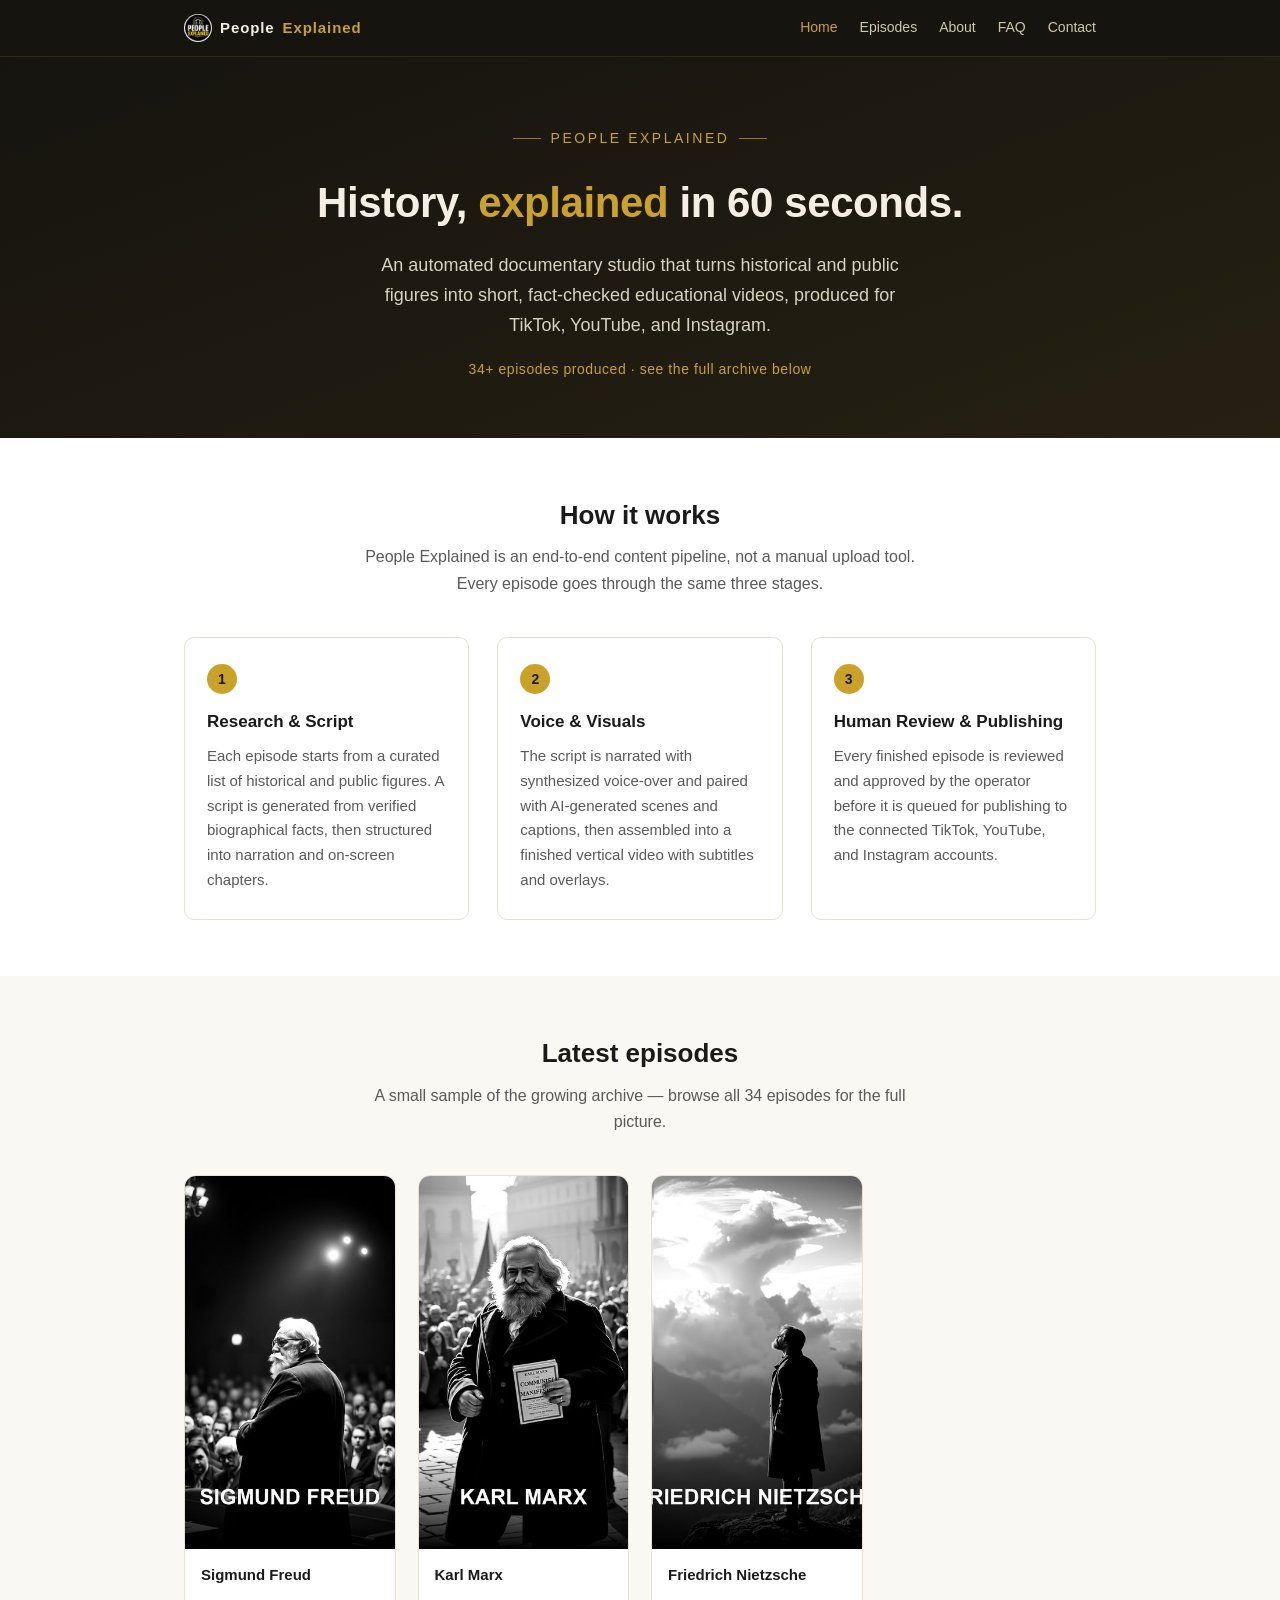
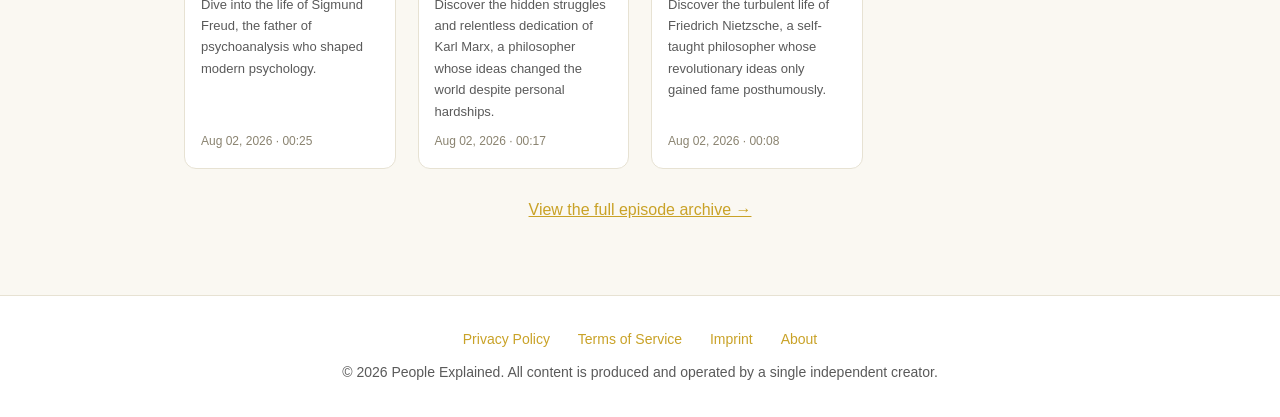
<file: index.html>
<!DOCTYPE html>
<html lang="en">
<head>
  <meta charset="UTF-8">
  <meta name="viewport" content="width=device-width, initial-scale=1">
  <title>People Explained</title>
  <meta name="description" content="People Explained produces short, fact-checked educational documentary videos about historical and public figures, and publishes them across TikTok, YouTube, and Instagram.">
  <link rel="canonical" href="https://peopleexplained.github.io/people-explained-legal/index.html">
  <link rel="icon" type="image/png" href="favicon.png">
  <link rel="stylesheet" href="assets/style.css">
  <meta property="og:type" content="website">
  <meta property="og:title" content="People Explained">
  <meta property="og:description" content="People Explained produces short, fact-checked educational documentary videos about historical and public figures, and publishes them across TikTok, YouTube, and Instagram.">
  <meta property="og:image" content="https://peopleexplained.github.io/people-explained-legal/assets/thumbs/albert-einstein.jpg">
  <meta property="og:url" content="https://peopleexplained.github.io/people-explained-legal/index.html">
  <meta name="twitter:card" content="summary_large_image">
</head>
<body>
  <nav class="topnav">
    <div class="wrap">
      <a class="logo" href="index.html"><img src="favicon.png" alt="People Explained icon" width="28" height="28">People <span class="dot">Explained</span></a>
      <div class="links"><a href="index.html" class="active">Home</a><a href="episodes.html">Episodes</a><a href="about.html">About</a><a href="faq.html">FAQ</a><a href="contact.html">Contact</a></div>
    </div>
  </nav>
  <header class="hero">
    <div class="wrap">
      <div class="brand">People Explained</div>
      <h1>History, <span>explained</span> in 60 seconds.</h1>
      <p class="tagline">An automated documentary studio that turns historical and public figures into short, fact-checked educational videos, produced for TikTok, YouTube, and Instagram.</p>
      <p class="stat">34+ episodes produced &middot; see the full archive below</p>
    </div>
  </header>

  <section id="how-it-works">
    <div class="wrap">
      <h2>How it works</h2>
      <p class="lead">People Explained is an end-to-end content pipeline, not a manual upload tool. Every episode goes through the same three stages.</p>
      <div class="steps">
        <div class="step">
          <div class="num">1</div>
          <h3>Research &amp; Script</h3>
          <p>Each episode starts from a curated list of historical and public figures. A script is generated from verified biographical facts, then structured into narration and on-screen chapters.</p>
        </div>
        <div class="step">
          <div class="num">2</div>
          <h3>Voice &amp; Visuals</h3>
          <p>The script is narrated with synthesized voice-over and paired with AI-generated scenes and captions, then assembled into a finished vertical video with subtitles and overlays.</p>
        </div>
        <div class="step">
          <div class="num">3</div>
          <h3>Human Review &amp; Publishing</h3>
          <p>Every finished episode is reviewed and approved by the operator before it is queued for publishing to the connected TikTok, YouTube, and Instagram accounts.</p>
        </div>
      </div>
    </div>
  </section>

  <section class="alt">
    <div class="wrap">
      <h2>Latest episodes</h2>
      <p class="lead">A small sample of the growing archive &mdash; browse all 34 episodes for the full picture.</p>
      <div class="episode-grid">
        <div class="episode-card"><div class="thumb"><img src="assets/thumbs/sigmund-freud.jpg" alt="Sigmund Freud - People Explained episode thumbnail" loading="lazy"></div><div class="body">
        <h3>Sigmund Freud</h3>
        <p>Dive into the life of Sigmund Freud, the father of psychoanalysis who shaped modern psychology.</p>
        <div class="row">
          <span>Aug 02, 2026 · 00:25</span>
          
        </div>
      </div></div>
        <div class="episode-card"><div class="thumb"><img src="assets/thumbs/karl-marx.jpg" alt="Karl Marx - People Explained episode thumbnail" loading="lazy"></div><div class="body">
        <h3>Karl Marx</h3>
        <p>Discover the hidden struggles and relentless dedication of Karl Marx, a philosopher whose ideas changed the world despite personal hardships.</p>
        <div class="row">
          <span>Aug 02, 2026 · 00:17</span>
          
        </div>
      </div></div>
        <div class="episode-card"><div class="thumb"><img src="assets/thumbs/friedrich-nietzsche.jpg" alt="Friedrich Nietzsche - People Explained episode thumbnail" loading="lazy"></div><div class="body">
        <h3>Friedrich Nietzsche</h3>
        <p>Discover the turbulent life of Friedrich Nietzsche, a self-taught philosopher whose revolutionary ideas only gained fame posthumously.</p>
        <div class="row">
          <span>Aug 02, 2026 · 00:08</span>
          
        </div>
      </div></div>
      </div>
      <p style="text-align:center; margin-top:28px;"><a href="episodes.html">View the full episode archive &rarr;</a></p>
    </div>
  </section>

  <footer>
    <div class="links">
      <a href="privacy.html">Privacy Policy</a>
      <a href="terms.html">Terms of Service</a>
      <a href="imprint.html">Imprint</a>
      <a href="about.html">About</a>
    </div>
    <div>&copy; 2026 People Explained. All content is produced and operated by a single independent creator.</div>
  </footer>
</body>
</html>
</file>
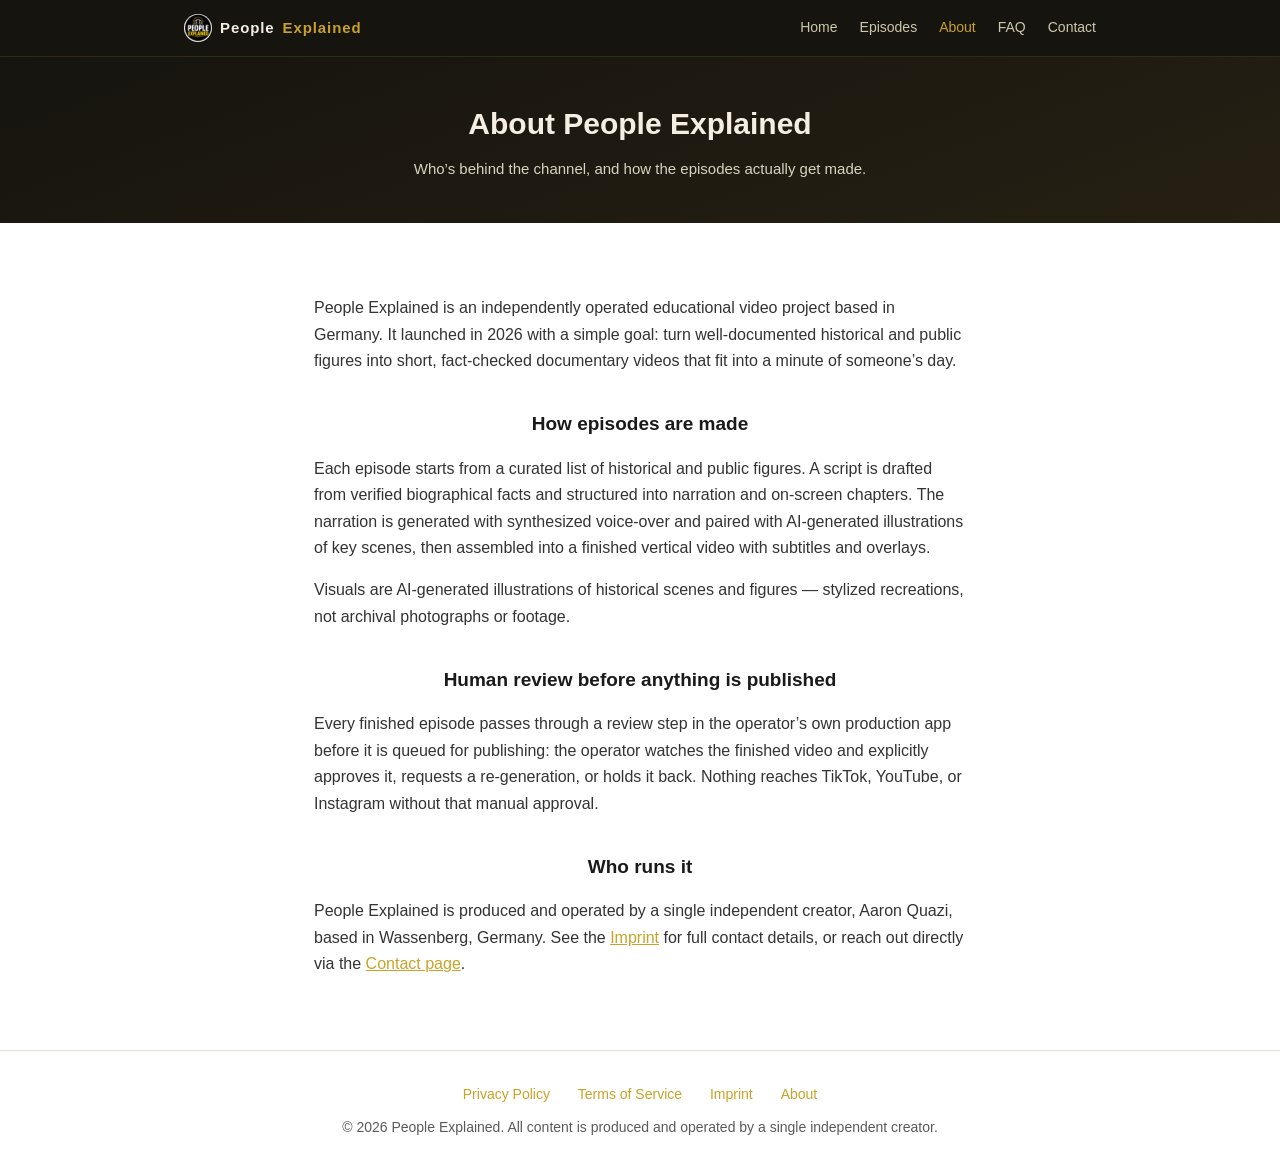
<file: about.html>
<!DOCTYPE html>
<html lang="en">
<head>
  <meta charset="UTF-8">
  <meta name="viewport" content="width=device-width, initial-scale=1">
  <title>About - People Explained</title>
  <meta name="description" content="Who operates People Explained, and how each episode is researched, produced, and reviewed before publishing.">
  <link rel="canonical" href="https://peopleexplained.github.io/people-explained-legal/about.html">
  <link rel="icon" type="image/png" href="favicon.png">
  <link rel="stylesheet" href="assets/style.css">
  <meta property="og:type" content="website">
  <meta property="og:title" content="About - People Explained">
  <meta property="og:description" content="Who operates People Explained, and how each episode is researched, produced, and reviewed before publishing.">
  <meta property="og:image" content="https://peopleexplained.github.io/people-explained-legal/assets/thumbs/albert-einstein.jpg">
  <meta property="og:url" content="https://peopleexplained.github.io/people-explained-legal/about.html">
  <meta name="twitter:card" content="summary_large_image">
</head>
<body>
  <nav class="topnav">
    <div class="wrap">
      <a class="logo" href="index.html"><img src="favicon.png" alt="People Explained icon" width="28" height="28">People <span class="dot">Explained</span></a>
      <div class="links"><a href="index.html">Home</a><a href="episodes.html">Episodes</a><a href="about.html" class="active">About</a><a href="faq.html">FAQ</a><a href="contact.html">Contact</a></div>
    </div>
  </nav>
  <header class="pagehead">
    <div class="wrap">
      <h1>About People Explained</h1>
      <p>Who&rsquo;s behind the channel, and how the episodes actually get made.</p>
    </div>
  </header>
  <section>
    <div class="wrap-narrow doc">
      <p>People Explained is an independently operated educational video project based in Germany. It launched in 2026 with a simple goal: turn well-documented historical and public figures into short, fact-checked documentary videos that fit into a minute of someone&rsquo;s day.</p>

      <h2>How episodes are made</h2>
      <p>Each episode starts from a curated list of historical and public figures. A script is drafted from verified biographical facts and structured into narration and on-screen chapters. The narration is generated with synthesized voice-over and paired with AI-generated illustrations of key scenes, then assembled into a finished vertical video with subtitles and overlays.</p>
      <p>Visuals are AI-generated illustrations of historical scenes and figures &mdash; stylized recreations, not archival photographs or footage.</p>

      <h2>Human review before anything is published</h2>
      <p>Every finished episode passes through a review step in the operator&rsquo;s own production app before it is queued for publishing: the operator watches the finished video and explicitly approves it, requests a re-generation, or holds it back. Nothing reaches TikTok, YouTube, or Instagram without that manual approval.</p>

      <h2>Who runs it</h2>
      <p>People Explained is produced and operated by a single independent creator, Aaron Quazi, based in Wassenberg, Germany. See the <a href="imprint.html">Imprint</a> for full contact details, or reach out directly via the <a href="contact.html">Contact page</a>.</p>
    </div>
  </section>

  <footer>
    <div class="links">
      <a href="privacy.html">Privacy Policy</a>
      <a href="terms.html">Terms of Service</a>
      <a href="imprint.html">Imprint</a>
      <a href="about.html">About</a>
    </div>
    <div>&copy; 2026 People Explained. All content is produced and operated by a single independent creator.</div>
  </footer>
</body>
</html>
</file>
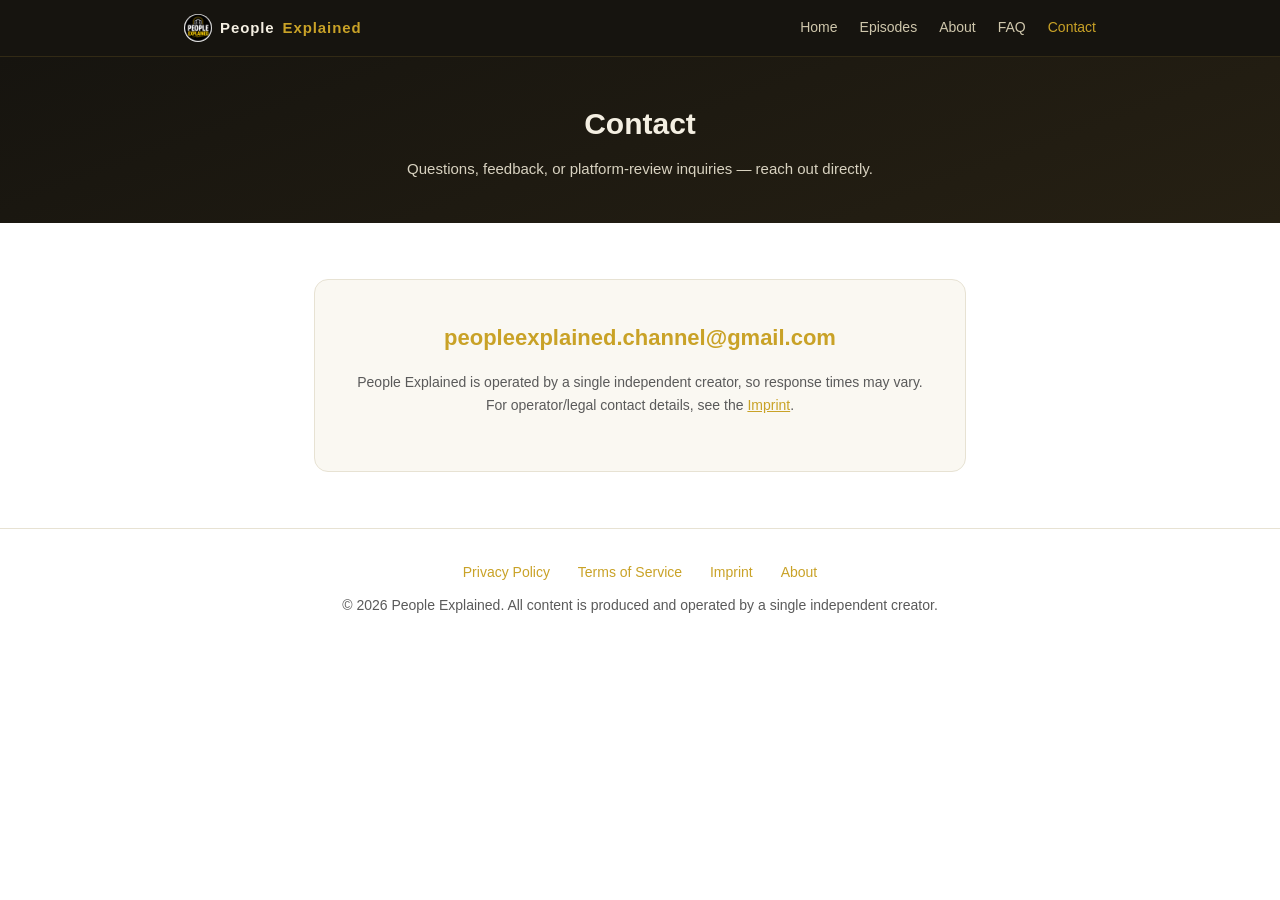
<file: contact.html>
<!DOCTYPE html>
<html lang="en">
<head>
  <meta charset="UTF-8">
  <meta name="viewport" content="width=device-width, initial-scale=1">
  <title>Contact - People Explained</title>
  <meta name="description" content="Get in touch with the People Explained team by email.">
  <link rel="canonical" href="https://peopleexplained.github.io/people-explained-legal/contact.html">
  <link rel="icon" type="image/png" href="favicon.png">
  <link rel="stylesheet" href="assets/style.css">
  <meta property="og:type" content="website">
  <meta property="og:title" content="Contact - People Explained">
  <meta property="og:description" content="Get in touch with the People Explained team by email.">
  <meta property="og:image" content="https://peopleexplained.github.io/people-explained-legal/assets/thumbs/albert-einstein.jpg">
  <meta property="og:url" content="https://peopleexplained.github.io/people-explained-legal/contact.html">
  <meta name="twitter:card" content="summary_large_image">
</head>
<body>
  <nav class="topnav">
    <div class="wrap">
      <a class="logo" href="index.html"><img src="favicon.png" alt="People Explained icon" width="28" height="28">People <span class="dot">Explained</span></a>
      <div class="links"><a href="index.html">Home</a><a href="episodes.html">Episodes</a><a href="about.html">About</a><a href="faq.html">FAQ</a><a href="contact.html" class="active">Contact</a></div>
    </div>
  </nav>
  <header class="pagehead">
    <div class="wrap">
      <h1>Contact</h1>
      <p>Questions, feedback, or platform-review inquiries &mdash; reach out directly.</p>
    </div>
  </header>
  <section>
    <div class="wrap-narrow">
      <div class="contact-box">
        <a class="email" href="mailto:peopleexplained.channel@gmail.com">peopleexplained.channel@gmail.com</a>
        <p class="note">People Explained is operated by a single independent creator, so response times may vary. For operator/legal contact details, see the <a href="imprint.html">Imprint</a>.</p>
      </div>
    </div>
  </section>

  <footer>
    <div class="links">
      <a href="privacy.html">Privacy Policy</a>
      <a href="terms.html">Terms of Service</a>
      <a href="imprint.html">Imprint</a>
      <a href="about.html">About</a>
    </div>
    <div>&copy; 2026 People Explained. All content is produced and operated by a single independent creator.</div>
  </footer>
</body>
</html>
</file>
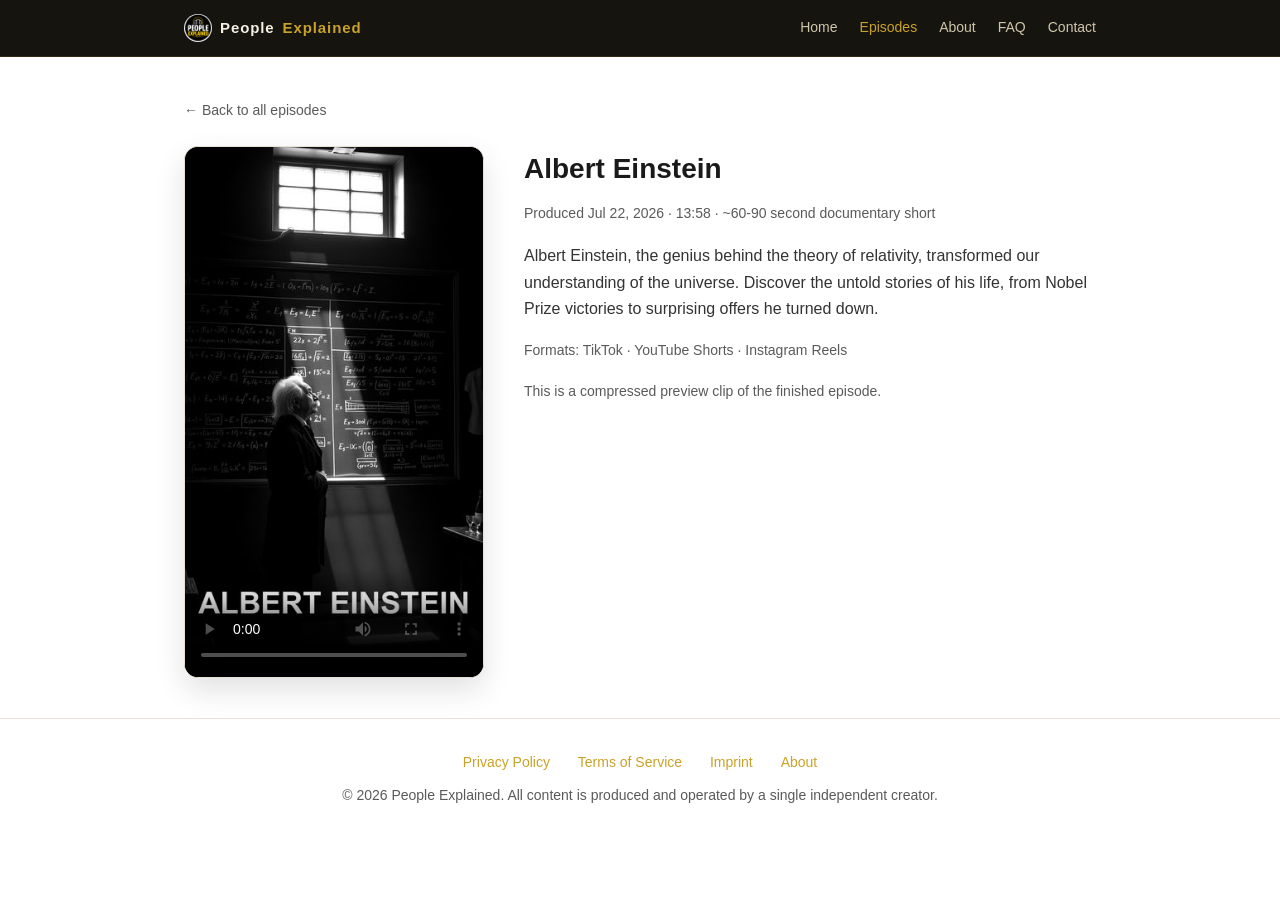
<file: episode-albert-einstein.html>
<!DOCTYPE html>
<html lang="en">
<head>
  <meta charset="UTF-8">
  <meta name="viewport" content="width=device-width, initial-scale=1">
  <title>Albert Einstein - People Explained</title>
  <meta name="description" content="Albert Einstein: Albert Einstein, the genius behind the theory of relativity, transformed our understanding of the universe.">
  <link rel="canonical" href="https://peopleexplained.github.io/people-explained-legal/episode-albert-einstein.html">
  <link rel="icon" type="image/png" href="favicon.png">
  <link rel="stylesheet" href="assets/style.css">
  <meta property="og:type" content="website">
  <meta property="og:title" content="Albert Einstein - People Explained">
  <meta property="og:description" content="Albert Einstein: Albert Einstein, the genius behind the theory of relativity, transformed our understanding of the universe.">
  <meta property="og:image" content="https://peopleexplained.github.io/people-explained-legal/assets/thumbs/albert-einstein.jpg">
  <meta property="og:url" content="https://peopleexplained.github.io/people-explained-legal/episode-albert-einstein.html">
  <meta name="twitter:card" content="summary_large_image">
</head>
<body>
  <nav class="topnav">
    <div class="wrap">
      <a class="logo" href="index.html"><img src="favicon.png" alt="People Explained icon" width="28" height="28">People <span class="dot">Explained</span></a>
      <div class="links"><a href="index.html">Home</a><a href="episodes.html" class="active">Episodes</a><a href="about.html">About</a><a href="faq.html">FAQ</a><a href="contact.html">Contact</a></div>
    </div>
  </nav>
  <section class="tight">
    <div class="wrap">
      <a class="back-link" href="episodes.html">&larr; Back to all episodes</a>
      <div class="detail-hero">
        <video controls playsinline preload="metadata" poster="assets/thumbs/albert-einstein.jpg"><source src="assets/previews/albert-einstein.mp4" type="video/mp4">Your browser does not support embedded video.</video>
        <div>
          <h1>Albert Einstein</h1>
          <div class="meta">Produced Jul 22, 2026 · 13:58 &middot; ~60-90 second documentary short</div>
          <p class="desc">Albert Einstein, the genius behind the theory of relativity, transformed our understanding of the universe. Discover the untold stories of his life, from Nobel Prize victories to surprising offers he turned down.</p>
          <p class="meta" style="margin-top:16px;">Formats: TikTok &middot; YouTube Shorts &middot; Instagram Reels</p>
          <p class="meta">This is a compressed preview clip of the finished episode.</p>
        </div>
      </div>
    </div>
  </section>

  <footer>
    <div class="links">
      <a href="privacy.html">Privacy Policy</a>
      <a href="terms.html">Terms of Service</a>
      <a href="imprint.html">Imprint</a>
      <a href="about.html">About</a>
    </div>
    <div>&copy; 2026 People Explained. All content is produced and operated by a single independent creator.</div>
  </footer>
</body>
</html>
</file>
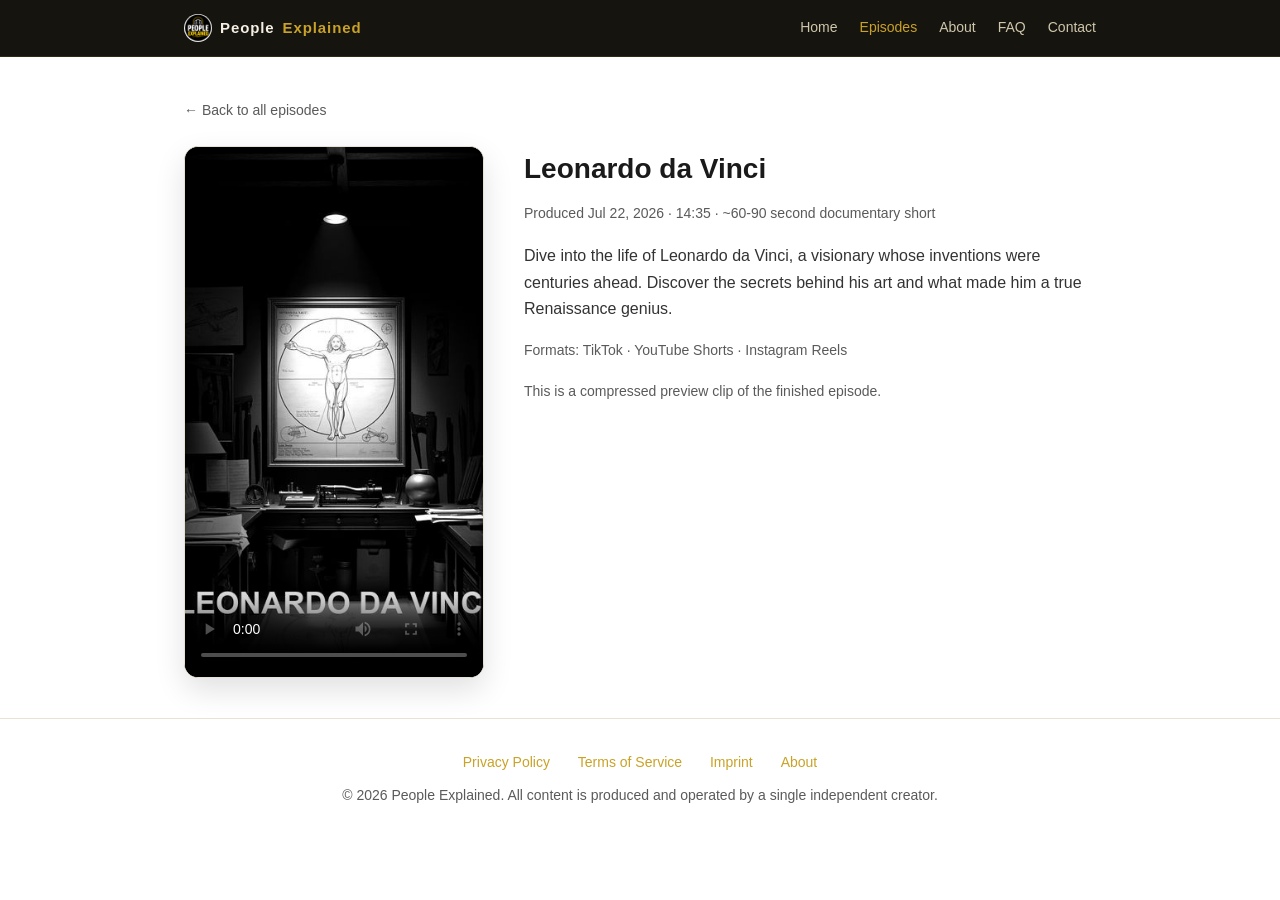
<file: episode-leonardo-da-vinci.html>
<!DOCTYPE html>
<html lang="en">
<head>
  <meta charset="UTF-8">
  <meta name="viewport" content="width=device-width, initial-scale=1">
  <title>Leonardo da Vinci - People Explained</title>
  <meta name="description" content="Leonardo da Vinci: Dive into the life of Leonardo da Vinci, a visionary whose inventions were centuries ahead.">
  <link rel="canonical" href="https://peopleexplained.github.io/people-explained-legal/episode-leonardo-da-vinci.html">
  <link rel="icon" type="image/png" href="favicon.png">
  <link rel="stylesheet" href="assets/style.css">
  <meta property="og:type" content="website">
  <meta property="og:title" content="Leonardo da Vinci - People Explained">
  <meta property="og:description" content="Leonardo da Vinci: Dive into the life of Leonardo da Vinci, a visionary whose inventions were centuries ahead.">
  <meta property="og:image" content="https://peopleexplained.github.io/people-explained-legal/assets/thumbs/leonardo-da-vinci.jpg">
  <meta property="og:url" content="https://peopleexplained.github.io/people-explained-legal/episode-leonardo-da-vinci.html">
  <meta name="twitter:card" content="summary_large_image">
</head>
<body>
  <nav class="topnav">
    <div class="wrap">
      <a class="logo" href="index.html"><img src="favicon.png" alt="People Explained icon" width="28" height="28">People <span class="dot">Explained</span></a>
      <div class="links"><a href="index.html">Home</a><a href="episodes.html" class="active">Episodes</a><a href="about.html">About</a><a href="faq.html">FAQ</a><a href="contact.html">Contact</a></div>
    </div>
  </nav>
  <section class="tight">
    <div class="wrap">
      <a class="back-link" href="episodes.html">&larr; Back to all episodes</a>
      <div class="detail-hero">
        <video controls playsinline preload="metadata" poster="assets/thumbs/leonardo-da-vinci.jpg"><source src="assets/previews/leonardo-da-vinci.mp4" type="video/mp4">Your browser does not support embedded video.</video>
        <div>
          <h1>Leonardo da Vinci</h1>
          <div class="meta">Produced Jul 22, 2026 · 14:35 &middot; ~60-90 second documentary short</div>
          <p class="desc">Dive into the life of Leonardo da Vinci, a visionary whose inventions were centuries ahead. Discover the secrets behind his art and what made him a true Renaissance genius.</p>
          <p class="meta" style="margin-top:16px;">Formats: TikTok &middot; YouTube Shorts &middot; Instagram Reels</p>
          <p class="meta">This is a compressed preview clip of the finished episode.</p>
        </div>
      </div>
    </div>
  </section>

  <footer>
    <div class="links">
      <a href="privacy.html">Privacy Policy</a>
      <a href="terms.html">Terms of Service</a>
      <a href="imprint.html">Imprint</a>
      <a href="about.html">About</a>
    </div>
    <div>&copy; 2026 People Explained. All content is produced and operated by a single independent creator.</div>
  </footer>
</body>
</html>
</file>
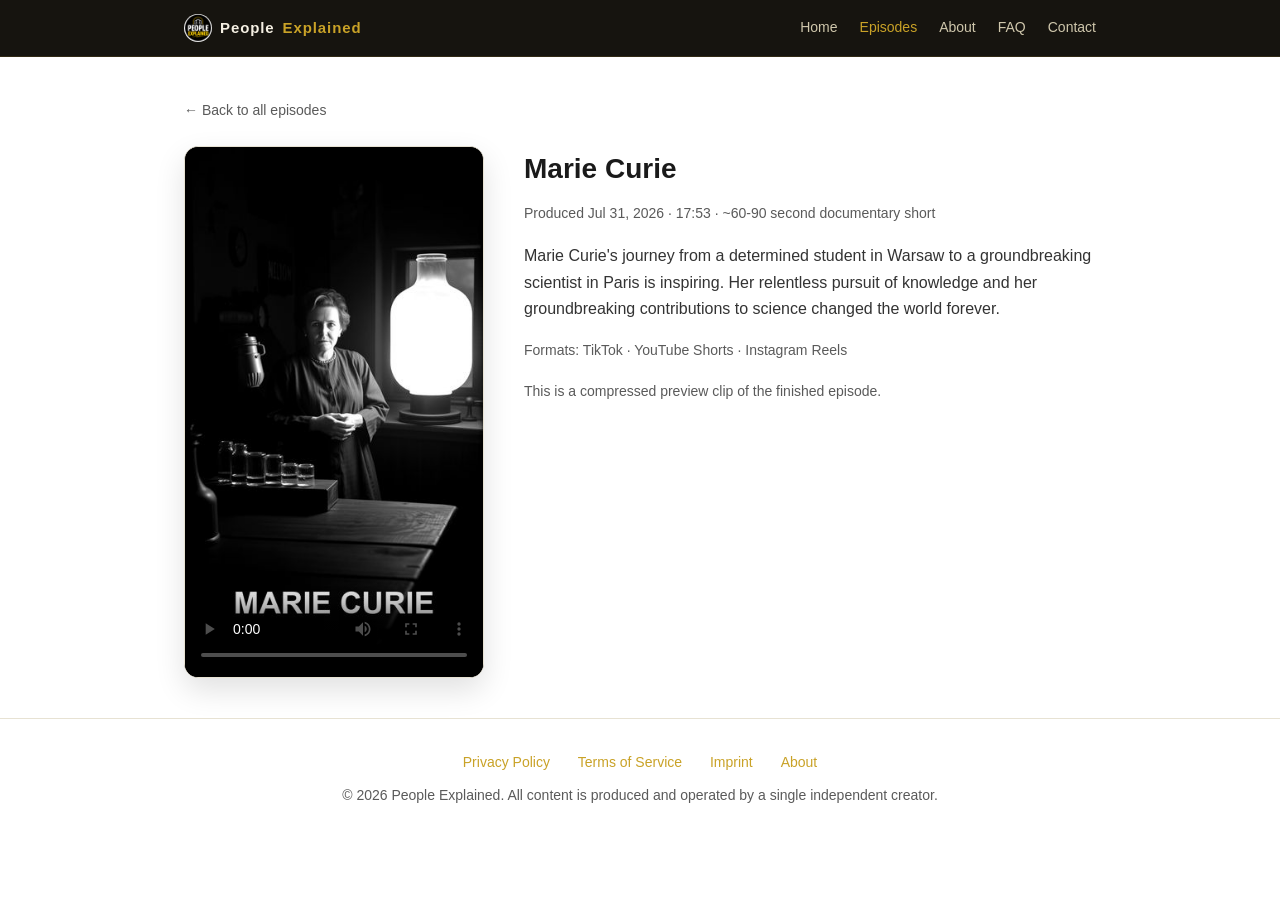
<file: episode-marie-curie.html>
<!DOCTYPE html>
<html lang="en">
<head>
  <meta charset="UTF-8">
  <meta name="viewport" content="width=device-width, initial-scale=1">
  <title>Marie Curie - People Explained</title>
  <meta name="description" content="Marie Curie: Marie Curie&#x27;s journey from a determined student in Warsaw to a groundbreaking scientist in Paris is inspiring.">
  <link rel="canonical" href="https://peopleexplained.github.io/people-explained-legal/episode-marie-curie.html">
  <link rel="icon" type="image/png" href="favicon.png">
  <link rel="stylesheet" href="assets/style.css">
  <meta property="og:type" content="website">
  <meta property="og:title" content="Marie Curie - People Explained">
  <meta property="og:description" content="Marie Curie: Marie Curie&#x27;s journey from a determined student in Warsaw to a groundbreaking scientist in Paris is inspiring.">
  <meta property="og:image" content="https://peopleexplained.github.io/people-explained-legal/assets/thumbs/marie-curie.jpg">
  <meta property="og:url" content="https://peopleexplained.github.io/people-explained-legal/episode-marie-curie.html">
  <meta name="twitter:card" content="summary_large_image">
</head>
<body>
  <nav class="topnav">
    <div class="wrap">
      <a class="logo" href="index.html"><img src="favicon.png" alt="People Explained icon" width="28" height="28">People <span class="dot">Explained</span></a>
      <div class="links"><a href="index.html">Home</a><a href="episodes.html" class="active">Episodes</a><a href="about.html">About</a><a href="faq.html">FAQ</a><a href="contact.html">Contact</a></div>
    </div>
  </nav>
  <section class="tight">
    <div class="wrap">
      <a class="back-link" href="episodes.html">&larr; Back to all episodes</a>
      <div class="detail-hero">
        <video controls playsinline preload="metadata" poster="assets/thumbs/marie-curie.jpg"><source src="assets/previews/marie-curie.mp4" type="video/mp4">Your browser does not support embedded video.</video>
        <div>
          <h1>Marie Curie</h1>
          <div class="meta">Produced Jul 31, 2026 · 17:53 &middot; ~60-90 second documentary short</div>
          <p class="desc">Marie Curie&#x27;s journey from a determined student in Warsaw to a groundbreaking scientist in Paris is inspiring. Her relentless pursuit of knowledge and her groundbreaking contributions to science changed the world forever.</p>
          <p class="meta" style="margin-top:16px;">Formats: TikTok &middot; YouTube Shorts &middot; Instagram Reels</p>
          <p class="meta">This is a compressed preview clip of the finished episode.</p>
        </div>
      </div>
    </div>
  </section>

  <footer>
    <div class="links">
      <a href="privacy.html">Privacy Policy</a>
      <a href="terms.html">Terms of Service</a>
      <a href="imprint.html">Imprint</a>
      <a href="about.html">About</a>
    </div>
    <div>&copy; 2026 People Explained. All content is produced and operated by a single independent creator.</div>
  </footer>
</body>
</html>
</file>
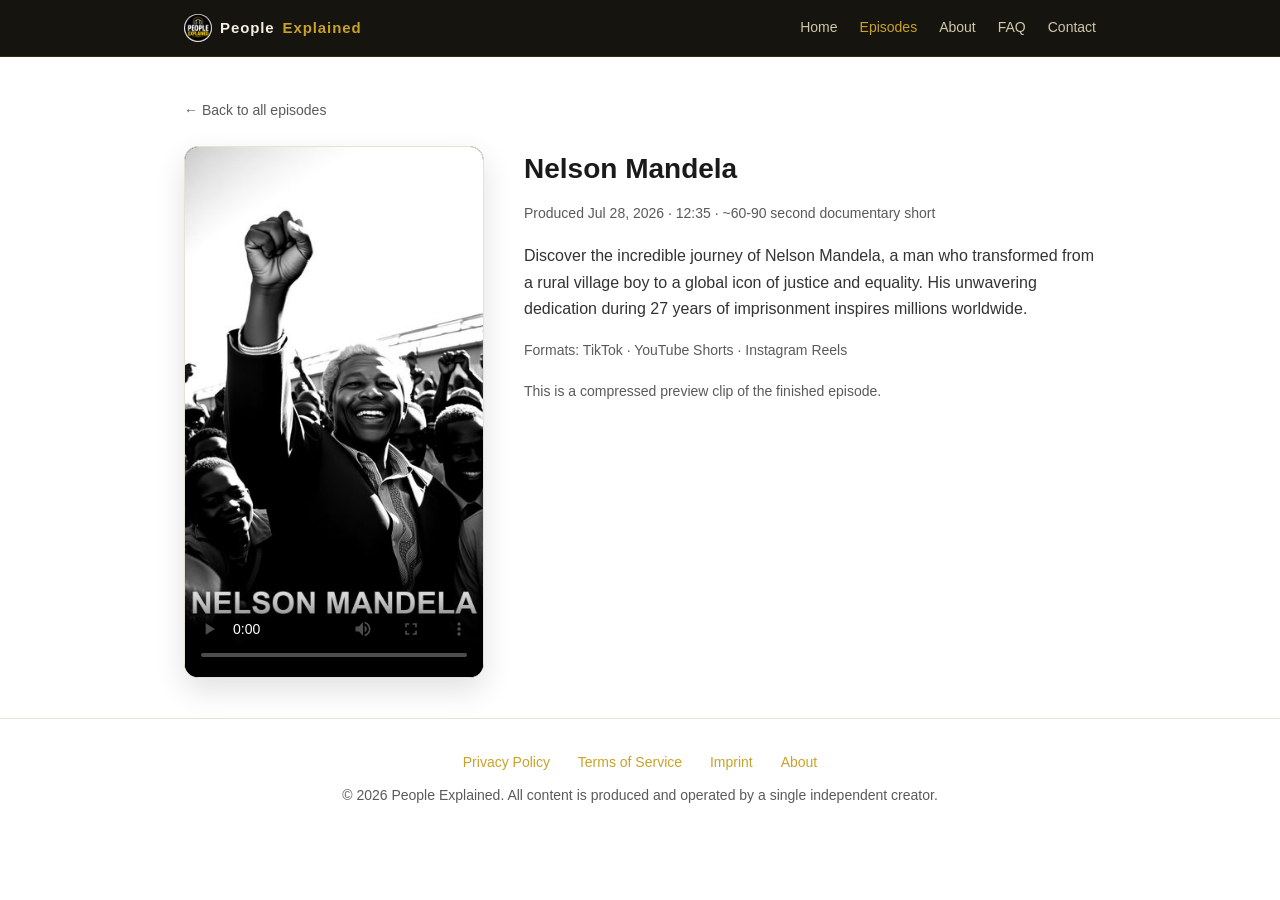
<file: episode-nelson-mandela.html>
<!DOCTYPE html>
<html lang="en">
<head>
  <meta charset="UTF-8">
  <meta name="viewport" content="width=device-width, initial-scale=1">
  <title>Nelson Mandela - People Explained</title>
  <meta name="description" content="Nelson Mandela: Discover the incredible journey of Nelson Mandela, a man who transformed from a rural village boy to a global icon of justice and equality.">
  <link rel="canonical" href="https://peopleexplained.github.io/people-explained-legal/episode-nelson-mandela.html">
  <link rel="icon" type="image/png" href="favicon.png">
  <link rel="stylesheet" href="assets/style.css">
  <meta property="og:type" content="website">
  <meta property="og:title" content="Nelson Mandela - People Explained">
  <meta property="og:description" content="Nelson Mandela: Discover the incredible journey of Nelson Mandela, a man who transformed from a rural village boy to a global icon of justice and equality.">
  <meta property="og:image" content="https://peopleexplained.github.io/people-explained-legal/assets/thumbs/nelson-mandela.jpg">
  <meta property="og:url" content="https://peopleexplained.github.io/people-explained-legal/episode-nelson-mandela.html">
  <meta name="twitter:card" content="summary_large_image">
</head>
<body>
  <nav class="topnav">
    <div class="wrap">
      <a class="logo" href="index.html"><img src="favicon.png" alt="People Explained icon" width="28" height="28">People <span class="dot">Explained</span></a>
      <div class="links"><a href="index.html">Home</a><a href="episodes.html" class="active">Episodes</a><a href="about.html">About</a><a href="faq.html">FAQ</a><a href="contact.html">Contact</a></div>
    </div>
  </nav>
  <section class="tight">
    <div class="wrap">
      <a class="back-link" href="episodes.html">&larr; Back to all episodes</a>
      <div class="detail-hero">
        <video controls playsinline preload="metadata" poster="assets/thumbs/nelson-mandela.jpg"><source src="assets/previews/nelson-mandela.mp4" type="video/mp4">Your browser does not support embedded video.</video>
        <div>
          <h1>Nelson Mandela</h1>
          <div class="meta">Produced Jul 28, 2026 · 12:35 &middot; ~60-90 second documentary short</div>
          <p class="desc">Discover the incredible journey of Nelson Mandela, a man who transformed from a rural village boy to a global icon of justice and equality. His unwavering dedication during 27 years of imprisonment inspires millions worldwide.</p>
          <p class="meta" style="margin-top:16px;">Formats: TikTok &middot; YouTube Shorts &middot; Instagram Reels</p>
          <p class="meta">This is a compressed preview clip of the finished episode.</p>
        </div>
      </div>
    </div>
  </section>

  <footer>
    <div class="links">
      <a href="privacy.html">Privacy Policy</a>
      <a href="terms.html">Terms of Service</a>
      <a href="imprint.html">Imprint</a>
      <a href="about.html">About</a>
    </div>
    <div>&copy; 2026 People Explained. All content is produced and operated by a single independent creator.</div>
  </footer>
</body>
</html>
</file>
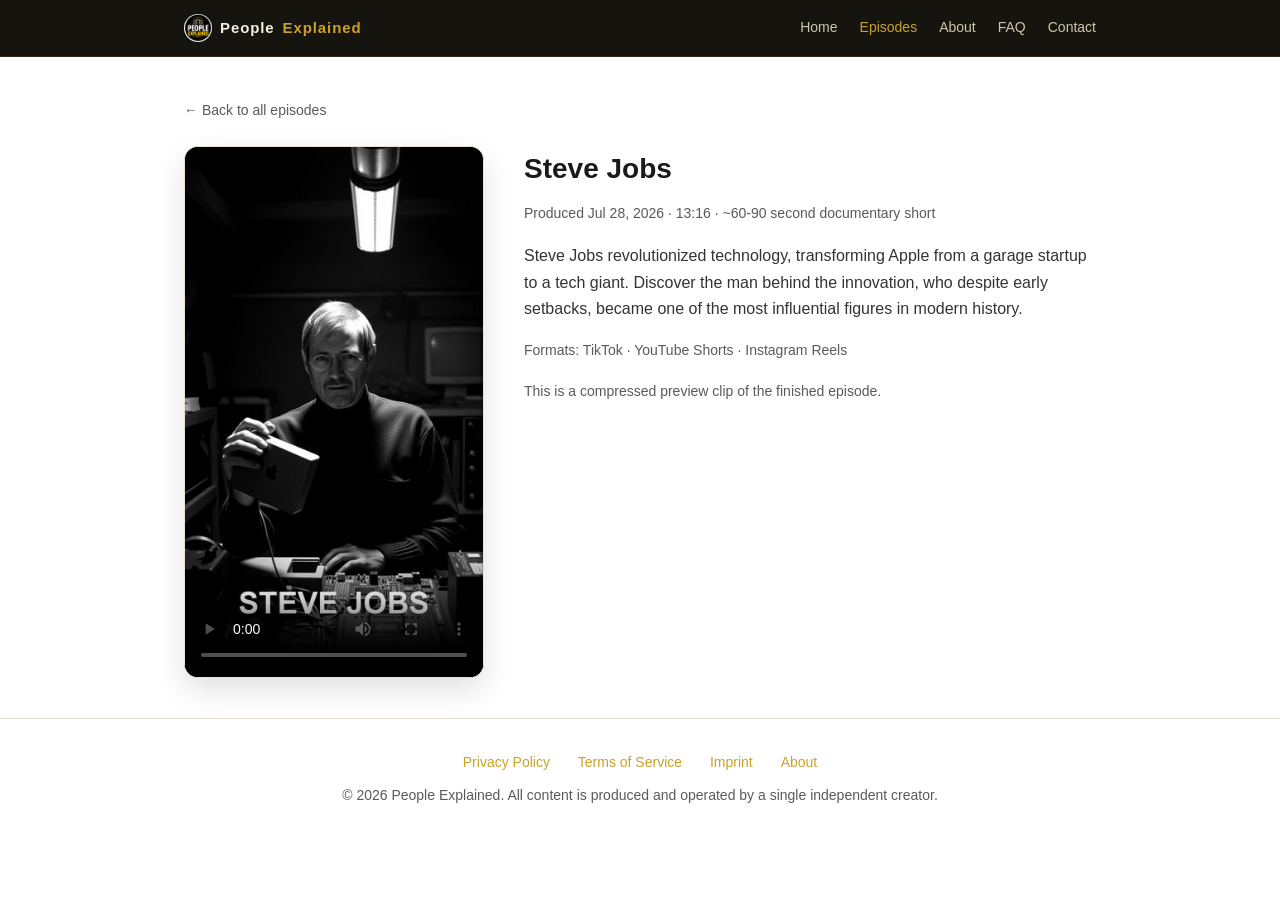
<file: episode-steve-jobs.html>
<!DOCTYPE html>
<html lang="en">
<head>
  <meta charset="UTF-8">
  <meta name="viewport" content="width=device-width, initial-scale=1">
  <title>Steve Jobs - People Explained</title>
  <meta name="description" content="Steve Jobs: Steve Jobs revolutionized technology, transforming Apple from a garage startup to a tech giant.">
  <link rel="canonical" href="https://peopleexplained.github.io/people-explained-legal/episode-steve-jobs.html">
  <link rel="icon" type="image/png" href="favicon.png">
  <link rel="stylesheet" href="assets/style.css">
  <meta property="og:type" content="website">
  <meta property="og:title" content="Steve Jobs - People Explained">
  <meta property="og:description" content="Steve Jobs: Steve Jobs revolutionized technology, transforming Apple from a garage startup to a tech giant.">
  <meta property="og:image" content="https://peopleexplained.github.io/people-explained-legal/assets/thumbs/steve-jobs.jpg">
  <meta property="og:url" content="https://peopleexplained.github.io/people-explained-legal/episode-steve-jobs.html">
  <meta name="twitter:card" content="summary_large_image">
</head>
<body>
  <nav class="topnav">
    <div class="wrap">
      <a class="logo" href="index.html"><img src="favicon.png" alt="People Explained icon" width="28" height="28">People <span class="dot">Explained</span></a>
      <div class="links"><a href="index.html">Home</a><a href="episodes.html" class="active">Episodes</a><a href="about.html">About</a><a href="faq.html">FAQ</a><a href="contact.html">Contact</a></div>
    </div>
  </nav>
  <section class="tight">
    <div class="wrap">
      <a class="back-link" href="episodes.html">&larr; Back to all episodes</a>
      <div class="detail-hero">
        <video controls playsinline preload="metadata" poster="assets/thumbs/steve-jobs.jpg"><source src="assets/previews/steve-jobs.mp4" type="video/mp4">Your browser does not support embedded video.</video>
        <div>
          <h1>Steve Jobs</h1>
          <div class="meta">Produced Jul 28, 2026 · 13:16 &middot; ~60-90 second documentary short</div>
          <p class="desc">Steve Jobs revolutionized technology, transforming Apple from a garage startup to a tech giant. Discover the man behind the innovation, who despite early setbacks, became one of the most influential figures in modern history.</p>
          <p class="meta" style="margin-top:16px;">Formats: TikTok &middot; YouTube Shorts &middot; Instagram Reels</p>
          <p class="meta">This is a compressed preview clip of the finished episode.</p>
        </div>
      </div>
    </div>
  </section>

  <footer>
    <div class="links">
      <a href="privacy.html">Privacy Policy</a>
      <a href="terms.html">Terms of Service</a>
      <a href="imprint.html">Imprint</a>
      <a href="about.html">About</a>
    </div>
    <div>&copy; 2026 People Explained. All content is produced and operated by a single independent creator.</div>
  </footer>
</body>
</html>
</file>
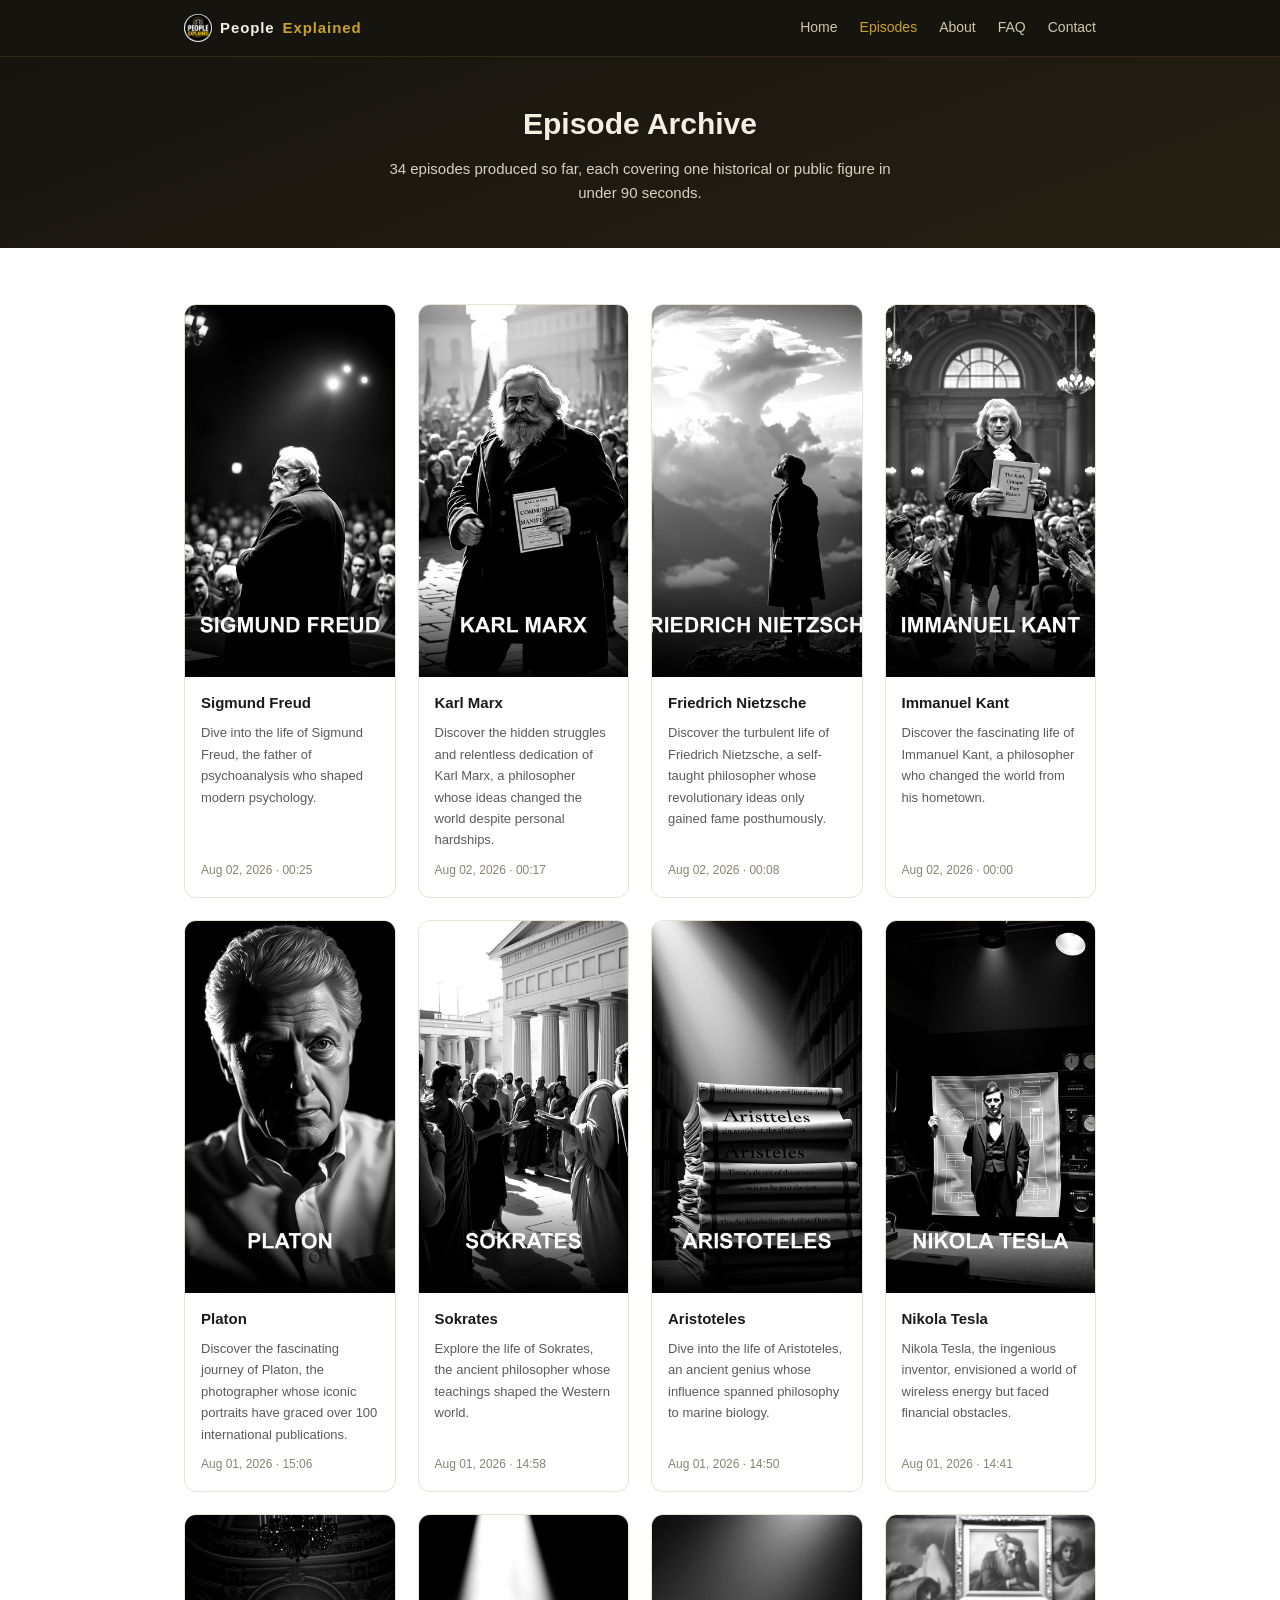
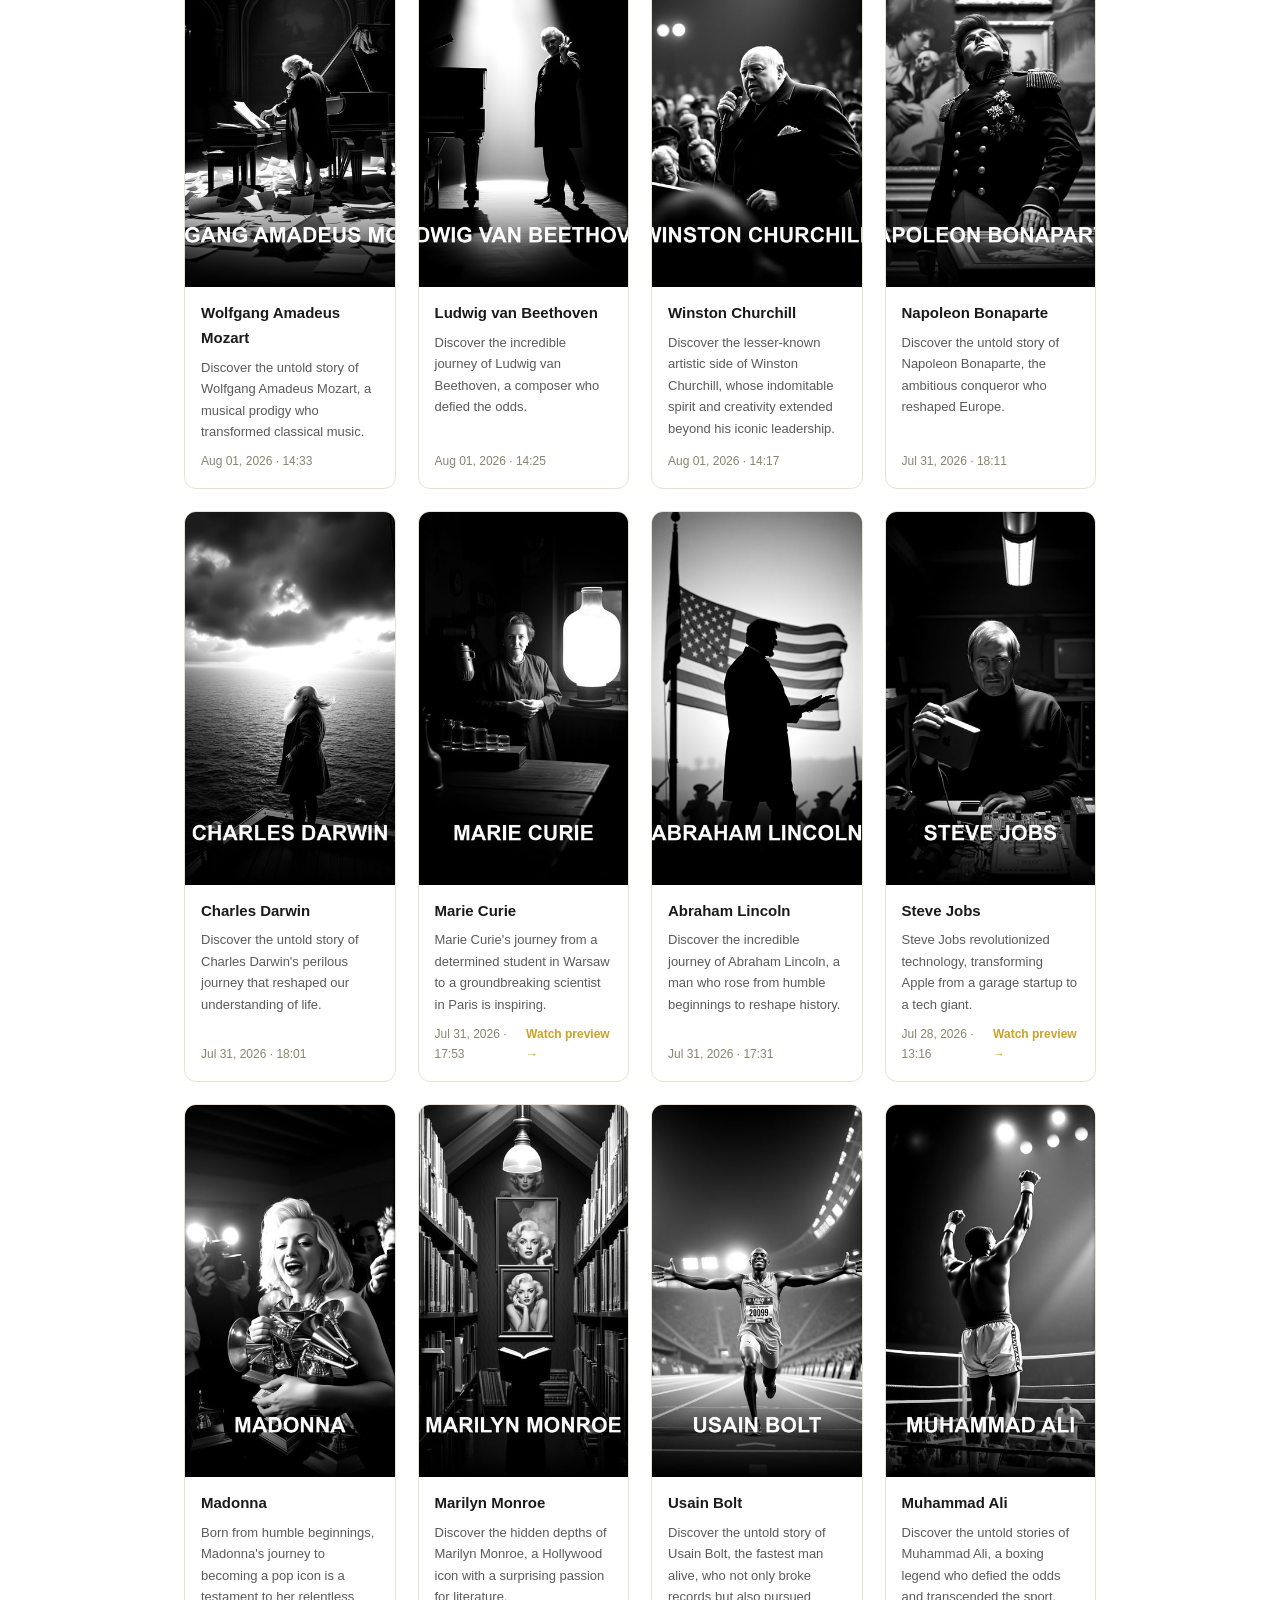
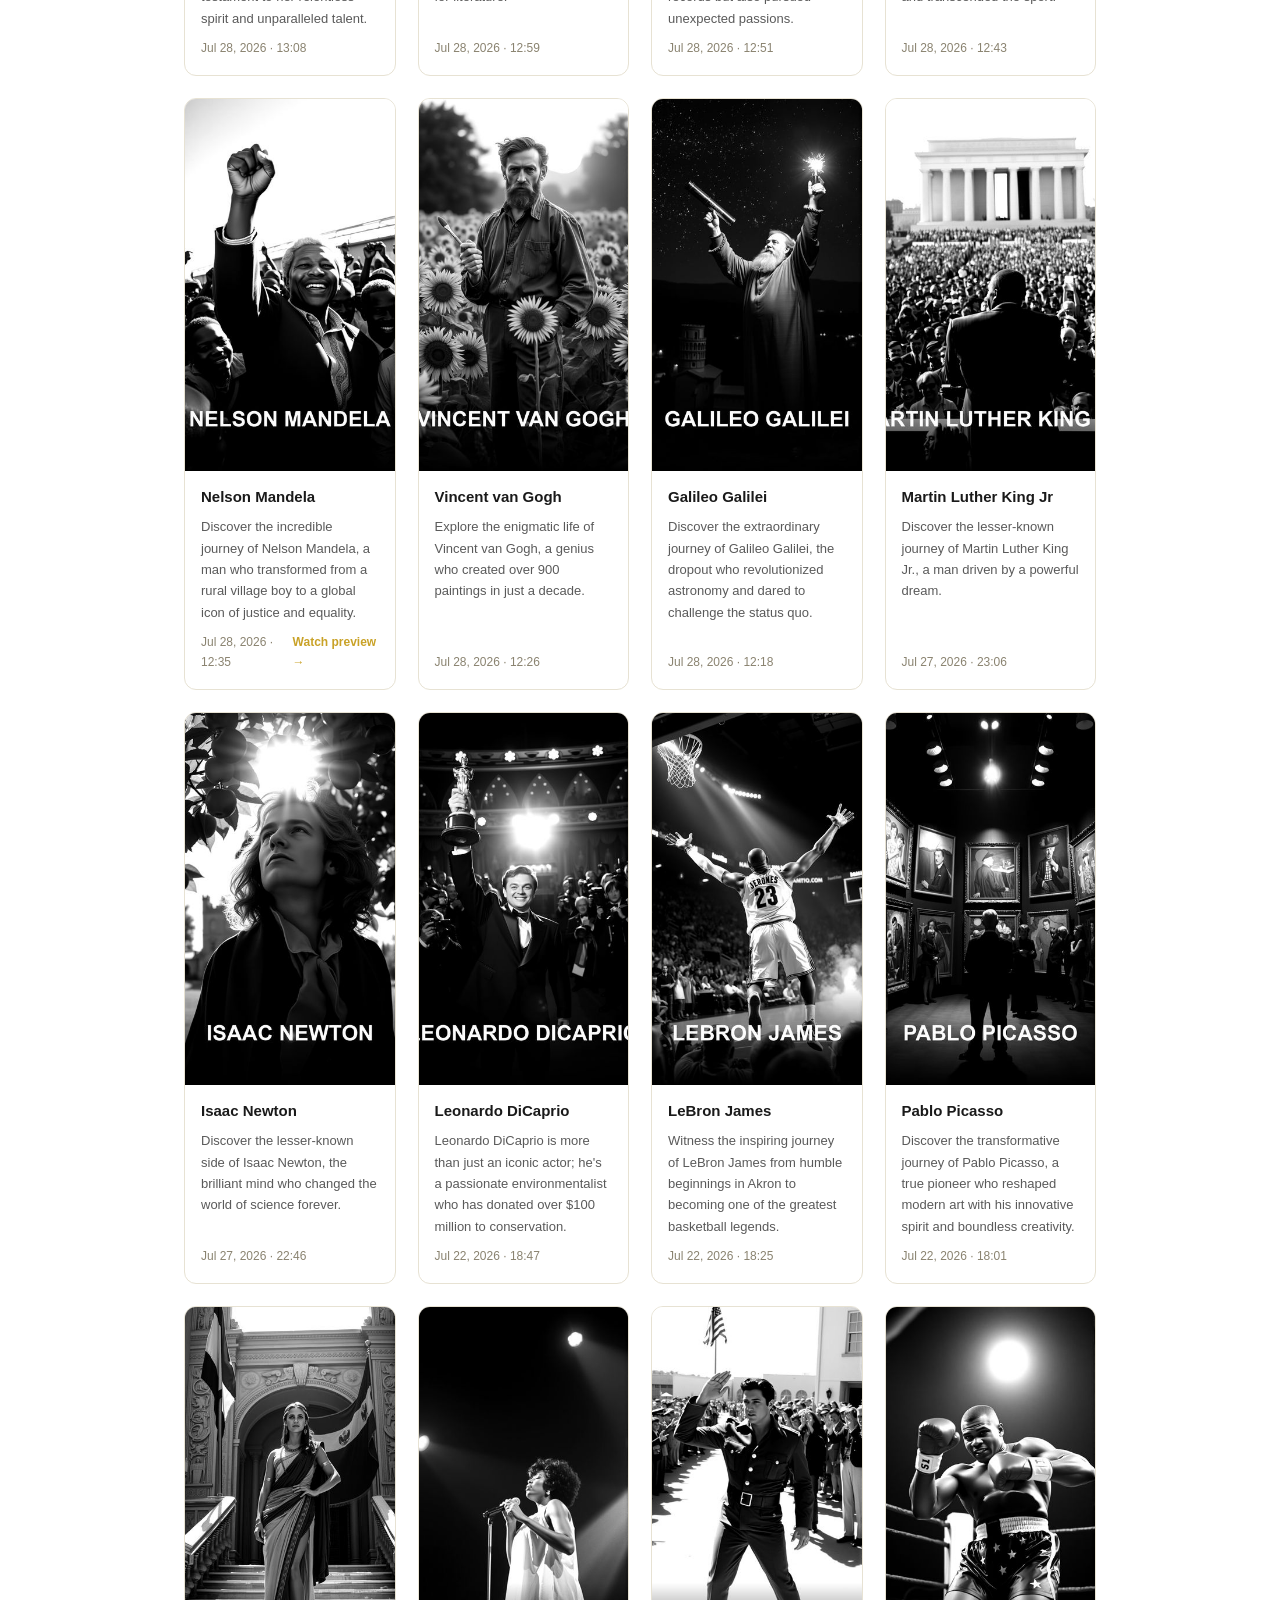
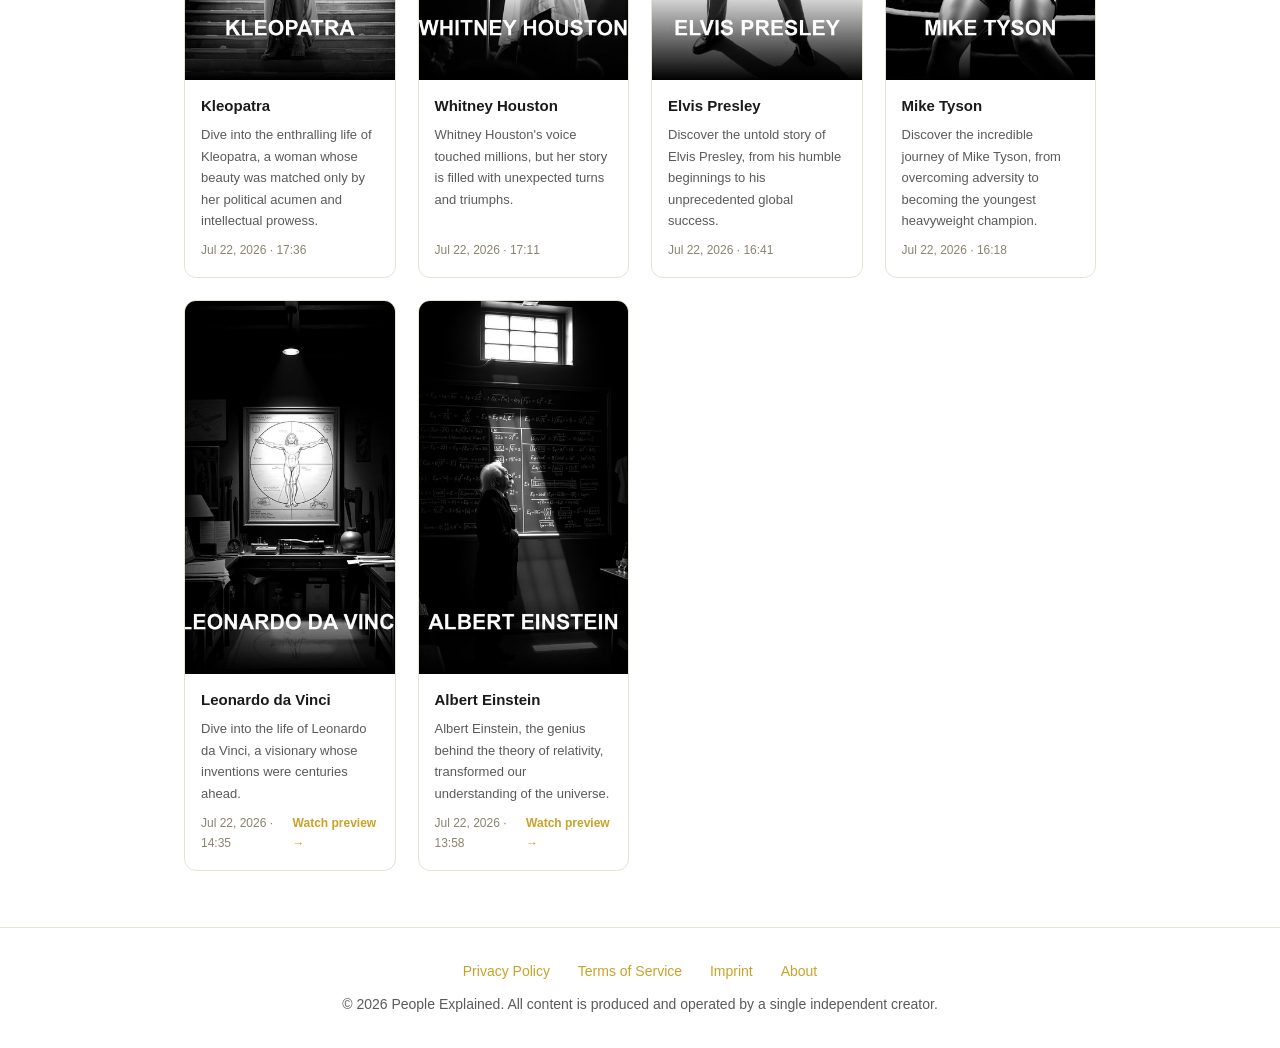
<file: episodes.html>
<!DOCTYPE html>
<html lang="en">
<head>
  <meta charset="UTF-8">
  <meta name="viewport" content="width=device-width, initial-scale=1">
  <title>Episode Archive - People Explained</title>
  <meta name="description" content="Browse all 34 People Explained episodes, from Albert Einstein to Winston Churchill.">
  <link rel="canonical" href="https://peopleexplained.github.io/people-explained-legal/episodes.html">
  <link rel="icon" type="image/png" href="favicon.png">
  <link rel="stylesheet" href="assets/style.css">
  <meta property="og:type" content="website">
  <meta property="og:title" content="Episode Archive - People Explained">
  <meta property="og:description" content="Browse all 34 People Explained episodes, from Albert Einstein to Winston Churchill.">
  <meta property="og:image" content="https://peopleexplained.github.io/people-explained-legal/assets/thumbs/albert-einstein.jpg">
  <meta property="og:url" content="https://peopleexplained.github.io/people-explained-legal/episodes.html">
  <meta name="twitter:card" content="summary_large_image">
</head>
<body>
  <nav class="topnav">
    <div class="wrap">
      <a class="logo" href="index.html"><img src="favicon.png" alt="People Explained icon" width="28" height="28">People <span class="dot">Explained</span></a>
      <div class="links"><a href="index.html">Home</a><a href="episodes.html" class="active">Episodes</a><a href="about.html">About</a><a href="faq.html">FAQ</a><a href="contact.html">Contact</a></div>
    </div>
  </nav>
  <header class="pagehead">
    <div class="wrap">
      <h1>Episode Archive</h1>
      <p>34 episodes produced so far, each covering one historical or public figure in under 90 seconds.</p>
    </div>
  </header>
  <section>
    <div class="wrap">
      <div class="episode-grid">
        <div class="episode-card"><div class="thumb"><img src="assets/thumbs/sigmund-freud.jpg" alt="Sigmund Freud - People Explained episode thumbnail" loading="lazy"></div><div class="body">
        <h3>Sigmund Freud</h3>
        <p>Dive into the life of Sigmund Freud, the father of psychoanalysis who shaped modern psychology.</p>
        <div class="row">
          <span>Aug 02, 2026 · 00:25</span>
          
        </div>
      </div></div>
        <div class="episode-card"><div class="thumb"><img src="assets/thumbs/karl-marx.jpg" alt="Karl Marx - People Explained episode thumbnail" loading="lazy"></div><div class="body">
        <h3>Karl Marx</h3>
        <p>Discover the hidden struggles and relentless dedication of Karl Marx, a philosopher whose ideas changed the world despite personal hardships.</p>
        <div class="row">
          <span>Aug 02, 2026 · 00:17</span>
          
        </div>
      </div></div>
        <div class="episode-card"><div class="thumb"><img src="assets/thumbs/friedrich-nietzsche.jpg" alt="Friedrich Nietzsche - People Explained episode thumbnail" loading="lazy"></div><div class="body">
        <h3>Friedrich Nietzsche</h3>
        <p>Discover the turbulent life of Friedrich Nietzsche, a self-taught philosopher whose revolutionary ideas only gained fame posthumously.</p>
        <div class="row">
          <span>Aug 02, 2026 · 00:08</span>
          
        </div>
      </div></div>
        <div class="episode-card"><div class="thumb"><img src="assets/thumbs/immanuel-kant.jpg" alt="Immanuel Kant - People Explained episode thumbnail" loading="lazy"></div><div class="body">
        <h3>Immanuel Kant</h3>
        <p>Discover the fascinating life of Immanuel Kant, a philosopher who changed the world from his hometown.</p>
        <div class="row">
          <span>Aug 02, 2026 · 00:00</span>
          
        </div>
      </div></div>
        <div class="episode-card"><div class="thumb"><img src="assets/thumbs/platon.jpg" alt="Platon - People Explained episode thumbnail" loading="lazy"></div><div class="body">
        <h3>Platon</h3>
        <p>Discover the fascinating journey of Platon, the photographer whose iconic portraits have graced over 100 international publications.</p>
        <div class="row">
          <span>Aug 01, 2026 · 15:06</span>
          
        </div>
      </div></div>
        <div class="episode-card"><div class="thumb"><img src="assets/thumbs/sokrates.jpg" alt="Sokrates - People Explained episode thumbnail" loading="lazy"></div><div class="body">
        <h3>Sokrates</h3>
        <p>Explore the life of Sokrates, the ancient philosopher whose teachings shaped the Western world.</p>
        <div class="row">
          <span>Aug 01, 2026 · 14:58</span>
          
        </div>
      </div></div>
        <div class="episode-card"><div class="thumb"><img src="assets/thumbs/aristoteles.jpg" alt="Aristoteles - People Explained episode thumbnail" loading="lazy"></div><div class="body">
        <h3>Aristoteles</h3>
        <p>Dive into the life of Aristoteles, an ancient genius whose influence spanned philosophy to marine biology.</p>
        <div class="row">
          <span>Aug 01, 2026 · 14:50</span>
          
        </div>
      </div></div>
        <div class="episode-card"><div class="thumb"><img src="assets/thumbs/nikola-tesla.jpg" alt="Nikola Tesla - People Explained episode thumbnail" loading="lazy"></div><div class="body">
        <h3>Nikola Tesla</h3>
        <p>Nikola Tesla, the ingenious inventor, envisioned a world of wireless energy but faced financial obstacles.</p>
        <div class="row">
          <span>Aug 01, 2026 · 14:41</span>
          
        </div>
      </div></div>
        <div class="episode-card"><div class="thumb"><img src="assets/thumbs/wolfgang-amadeus-mozart.jpg" alt="Wolfgang Amadeus Mozart - People Explained episode thumbnail" loading="lazy"></div><div class="body">
        <h3>Wolfgang Amadeus Mozart</h3>
        <p>Discover the untold story of Wolfgang Amadeus Mozart, a musical prodigy who transformed classical music.</p>
        <div class="row">
          <span>Aug 01, 2026 · 14:33</span>
          
        </div>
      </div></div>
        <div class="episode-card"><div class="thumb"><img src="assets/thumbs/ludwig-van-beethoven.jpg" alt="Ludwig van Beethoven - People Explained episode thumbnail" loading="lazy"></div><div class="body">
        <h3>Ludwig van Beethoven</h3>
        <p>Discover the incredible journey of Ludwig van Beethoven, a composer who defied the odds.</p>
        <div class="row">
          <span>Aug 01, 2026 · 14:25</span>
          
        </div>
      </div></div>
        <div class="episode-card"><div class="thumb"><img src="assets/thumbs/winston-churchill.jpg" alt="Winston Churchill - People Explained episode thumbnail" loading="lazy"></div><div class="body">
        <h3>Winston Churchill</h3>
        <p>Discover the lesser-known artistic side of Winston Churchill, whose indomitable spirit and creativity extended beyond his iconic leadership.</p>
        <div class="row">
          <span>Aug 01, 2026 · 14:17</span>
          
        </div>
      </div></div>
        <div class="episode-card"><div class="thumb"><img src="assets/thumbs/napoleon-bonaparte.jpg" alt="Napoleon Bonaparte - People Explained episode thumbnail" loading="lazy"></div><div class="body">
        <h3>Napoleon Bonaparte</h3>
        <p>Discover the untold story of Napoleon Bonaparte, the ambitious conqueror who reshaped Europe.</p>
        <div class="row">
          <span>Jul 31, 2026 · 18:11</span>
          
        </div>
      </div></div>
        <div class="episode-card"><div class="thumb"><img src="assets/thumbs/charles-darwin.jpg" alt="Charles Darwin - People Explained episode thumbnail" loading="lazy"></div><div class="body">
        <h3>Charles Darwin</h3>
        <p>Discover the untold story of Charles Darwin&#x27;s perilous journey that reshaped our understanding of life.</p>
        <div class="row">
          <span>Jul 31, 2026 · 18:01</span>
          
        </div>
      </div></div>
        <a class="episode-card" href="episode-marie-curie.html"><div class="thumb"><img src="assets/thumbs/marie-curie.jpg" alt="Marie Curie - People Explained episode thumbnail" loading="lazy"></div><div class="body">
        <h3>Marie Curie</h3>
        <p>Marie Curie&#x27;s journey from a determined student in Warsaw to a groundbreaking scientist in Paris is inspiring.</p>
        <div class="row">
          <span>Jul 31, 2026 · 17:53</span>
          <span class="watch">Watch preview &rarr;</span>
        </div>
      </div></a>
        <div class="episode-card"><div class="thumb"><img src="assets/thumbs/abraham-lincoln.jpg" alt="Abraham Lincoln - People Explained episode thumbnail" loading="lazy"></div><div class="body">
        <h3>Abraham Lincoln</h3>
        <p>Discover the incredible journey of Abraham Lincoln, a man who rose from humble beginnings to reshape history.</p>
        <div class="row">
          <span>Jul 31, 2026 · 17:31</span>
          
        </div>
      </div></div>
        <a class="episode-card" href="episode-steve-jobs.html"><div class="thumb"><img src="assets/thumbs/steve-jobs.jpg" alt="Steve Jobs - People Explained episode thumbnail" loading="lazy"></div><div class="body">
        <h3>Steve Jobs</h3>
        <p>Steve Jobs revolutionized technology, transforming Apple from a garage startup to a tech giant.</p>
        <div class="row">
          <span>Jul 28, 2026 · 13:16</span>
          <span class="watch">Watch preview &rarr;</span>
        </div>
      </div></a>
        <div class="episode-card"><div class="thumb"><img src="assets/thumbs/madonna.jpg" alt="Madonna - People Explained episode thumbnail" loading="lazy"></div><div class="body">
        <h3>Madonna</h3>
        <p>Born from humble beginnings, Madonna&#x27;s journey to becoming a pop icon is a testament to her relentless spirit and unparalleled talent.</p>
        <div class="row">
          <span>Jul 28, 2026 · 13:08</span>
          
        </div>
      </div></div>
        <div class="episode-card"><div class="thumb"><img src="assets/thumbs/marilyn-monroe.jpg" alt="Marilyn Monroe - People Explained episode thumbnail" loading="lazy"></div><div class="body">
        <h3>Marilyn Monroe</h3>
        <p>Discover the hidden depths of Marilyn Monroe, a Hollywood icon with a surprising passion for literature.</p>
        <div class="row">
          <span>Jul 28, 2026 · 12:59</span>
          
        </div>
      </div></div>
        <div class="episode-card"><div class="thumb"><img src="assets/thumbs/usain-bolt.jpg" alt="Usain Bolt - People Explained episode thumbnail" loading="lazy"></div><div class="body">
        <h3>Usain Bolt</h3>
        <p>Discover the untold story of Usain Bolt, the fastest man alive, who not only broke records but also pursued unexpected passions.</p>
        <div class="row">
          <span>Jul 28, 2026 · 12:51</span>
          
        </div>
      </div></div>
        <div class="episode-card"><div class="thumb"><img src="assets/thumbs/muhammad-ali.jpg" alt="Muhammad Ali - People Explained episode thumbnail" loading="lazy"></div><div class="body">
        <h3>Muhammad Ali</h3>
        <p>Discover the untold stories of Muhammad Ali, a boxing legend who defied the odds and transcended the sport.</p>
        <div class="row">
          <span>Jul 28, 2026 · 12:43</span>
          
        </div>
      </div></div>
        <a class="episode-card" href="episode-nelson-mandela.html"><div class="thumb"><img src="assets/thumbs/nelson-mandela.jpg" alt="Nelson Mandela - People Explained episode thumbnail" loading="lazy"></div><div class="body">
        <h3>Nelson Mandela</h3>
        <p>Discover the incredible journey of Nelson Mandela, a man who transformed from a rural village boy to a global icon of justice and equality.</p>
        <div class="row">
          <span>Jul 28, 2026 · 12:35</span>
          <span class="watch">Watch preview &rarr;</span>
        </div>
      </div></a>
        <div class="episode-card"><div class="thumb"><img src="assets/thumbs/vincent-van-gogh.jpg" alt="Vincent van Gogh - People Explained episode thumbnail" loading="lazy"></div><div class="body">
        <h3>Vincent van Gogh</h3>
        <p>Explore the enigmatic life of Vincent van Gogh, a genius who created over 900 paintings in just a decade.</p>
        <div class="row">
          <span>Jul 28, 2026 · 12:26</span>
          
        </div>
      </div></div>
        <div class="episode-card"><div class="thumb"><img src="assets/thumbs/galileo-galilei.jpg" alt="Galileo Galilei - People Explained episode thumbnail" loading="lazy"></div><div class="body">
        <h3>Galileo Galilei</h3>
        <p>Discover the extraordinary journey of Galileo Galilei, the dropout who revolutionized astronomy and dared to challenge the status quo.</p>
        <div class="row">
          <span>Jul 28, 2026 · 12:18</span>
          
        </div>
      </div></div>
        <div class="episode-card"><div class="thumb"><img src="assets/thumbs/martin-luther-king-jr.jpg" alt="Martin Luther King Jr - People Explained episode thumbnail" loading="lazy"></div><div class="body">
        <h3>Martin Luther King Jr</h3>
        <p>Discover the lesser-known journey of Martin Luther King Jr., a man driven by a powerful dream.</p>
        <div class="row">
          <span>Jul 27, 2026 · 23:06</span>
          
        </div>
      </div></div>
        <div class="episode-card"><div class="thumb"><img src="assets/thumbs/isaac-newton.jpg" alt="Isaac Newton - People Explained episode thumbnail" loading="lazy"></div><div class="body">
        <h3>Isaac Newton</h3>
        <p>Discover the lesser-known side of Isaac Newton, the brilliant mind who changed the world of science forever.</p>
        <div class="row">
          <span>Jul 27, 2026 · 22:46</span>
          
        </div>
      </div></div>
        <div class="episode-card"><div class="thumb"><img src="assets/thumbs/leonardo-dicaprio.jpg" alt="Leonardo DiCaprio - People Explained episode thumbnail" loading="lazy"></div><div class="body">
        <h3>Leonardo DiCaprio</h3>
        <p>Leonardo DiCaprio is more than just an iconic actor; he&#x27;s a passionate environmentalist who has donated over $100 million to conservation.</p>
        <div class="row">
          <span>Jul 22, 2026 · 18:47</span>
          
        </div>
      </div></div>
        <div class="episode-card"><div class="thumb"><img src="assets/thumbs/lebron-james.jpg" alt="LeBron James - People Explained episode thumbnail" loading="lazy"></div><div class="body">
        <h3>LeBron James</h3>
        <p>Witness the inspiring journey of LeBron James from humble beginnings in Akron to becoming one of the greatest basketball legends.</p>
        <div class="row">
          <span>Jul 22, 2026 · 18:25</span>
          
        </div>
      </div></div>
        <div class="episode-card"><div class="thumb"><img src="assets/thumbs/pablo-picasso.jpg" alt="Pablo Picasso - People Explained episode thumbnail" loading="lazy"></div><div class="body">
        <h3>Pablo Picasso</h3>
        <p>Discover the transformative journey of Pablo Picasso, a true pioneer who reshaped modern art with his innovative spirit and boundless creativity.</p>
        <div class="row">
          <span>Jul 22, 2026 · 18:01</span>
          
        </div>
      </div></div>
        <div class="episode-card"><div class="thumb"><img src="assets/thumbs/kleopatra.jpg" alt="Kleopatra - People Explained episode thumbnail" loading="lazy"></div><div class="body">
        <h3>Kleopatra</h3>
        <p>Dive into the enthralling life of Kleopatra, a woman whose beauty was matched only by her political acumen and intellectual prowess.</p>
        <div class="row">
          <span>Jul 22, 2026 · 17:36</span>
          
        </div>
      </div></div>
        <div class="episode-card"><div class="thumb"><img src="assets/thumbs/whitney-houston.jpg" alt="Whitney Houston - People Explained episode thumbnail" loading="lazy"></div><div class="body">
        <h3>Whitney Houston</h3>
        <p>Whitney Houston&#x27;s voice touched millions, but her story is filled with unexpected turns and triumphs.</p>
        <div class="row">
          <span>Jul 22, 2026 · 17:11</span>
          
        </div>
      </div></div>
        <div class="episode-card"><div class="thumb"><img src="assets/thumbs/elvis-presley.jpg" alt="Elvis Presley - People Explained episode thumbnail" loading="lazy"></div><div class="body">
        <h3>Elvis Presley</h3>
        <p>Discover the untold story of Elvis Presley, from his humble beginnings to his unprecedented global success.</p>
        <div class="row">
          <span>Jul 22, 2026 · 16:41</span>
          
        </div>
      </div></div>
        <div class="episode-card"><div class="thumb"><img src="assets/thumbs/mike-tyson.jpg" alt="Mike Tyson - People Explained episode thumbnail" loading="lazy"></div><div class="body">
        <h3>Mike Tyson</h3>
        <p>Discover the incredible journey of Mike Tyson, from overcoming adversity to becoming the youngest heavyweight champion.</p>
        <div class="row">
          <span>Jul 22, 2026 · 16:18</span>
          
        </div>
      </div></div>
        <a class="episode-card" href="episode-leonardo-da-vinci.html"><div class="thumb"><img src="assets/thumbs/leonardo-da-vinci.jpg" alt="Leonardo da Vinci - People Explained episode thumbnail" loading="lazy"></div><div class="body">
        <h3>Leonardo da Vinci</h3>
        <p>Dive into the life of Leonardo da Vinci, a visionary whose inventions were centuries ahead.</p>
        <div class="row">
          <span>Jul 22, 2026 · 14:35</span>
          <span class="watch">Watch preview &rarr;</span>
        </div>
      </div></a>
        <a class="episode-card" href="episode-albert-einstein.html"><div class="thumb"><img src="assets/thumbs/albert-einstein.jpg" alt="Albert Einstein - People Explained episode thumbnail" loading="lazy"></div><div class="body">
        <h3>Albert Einstein</h3>
        <p>Albert Einstein, the genius behind the theory of relativity, transformed our understanding of the universe.</p>
        <div class="row">
          <span>Jul 22, 2026 · 13:58</span>
          <span class="watch">Watch preview &rarr;</span>
        </div>
      </div></a>
      </div>
    </div>
  </section>

  <footer>
    <div class="links">
      <a href="privacy.html">Privacy Policy</a>
      <a href="terms.html">Terms of Service</a>
      <a href="imprint.html">Imprint</a>
      <a href="about.html">About</a>
    </div>
    <div>&copy; 2026 People Explained. All content is produced and operated by a single independent creator.</div>
  </footer>
</body>
</html>
</file>
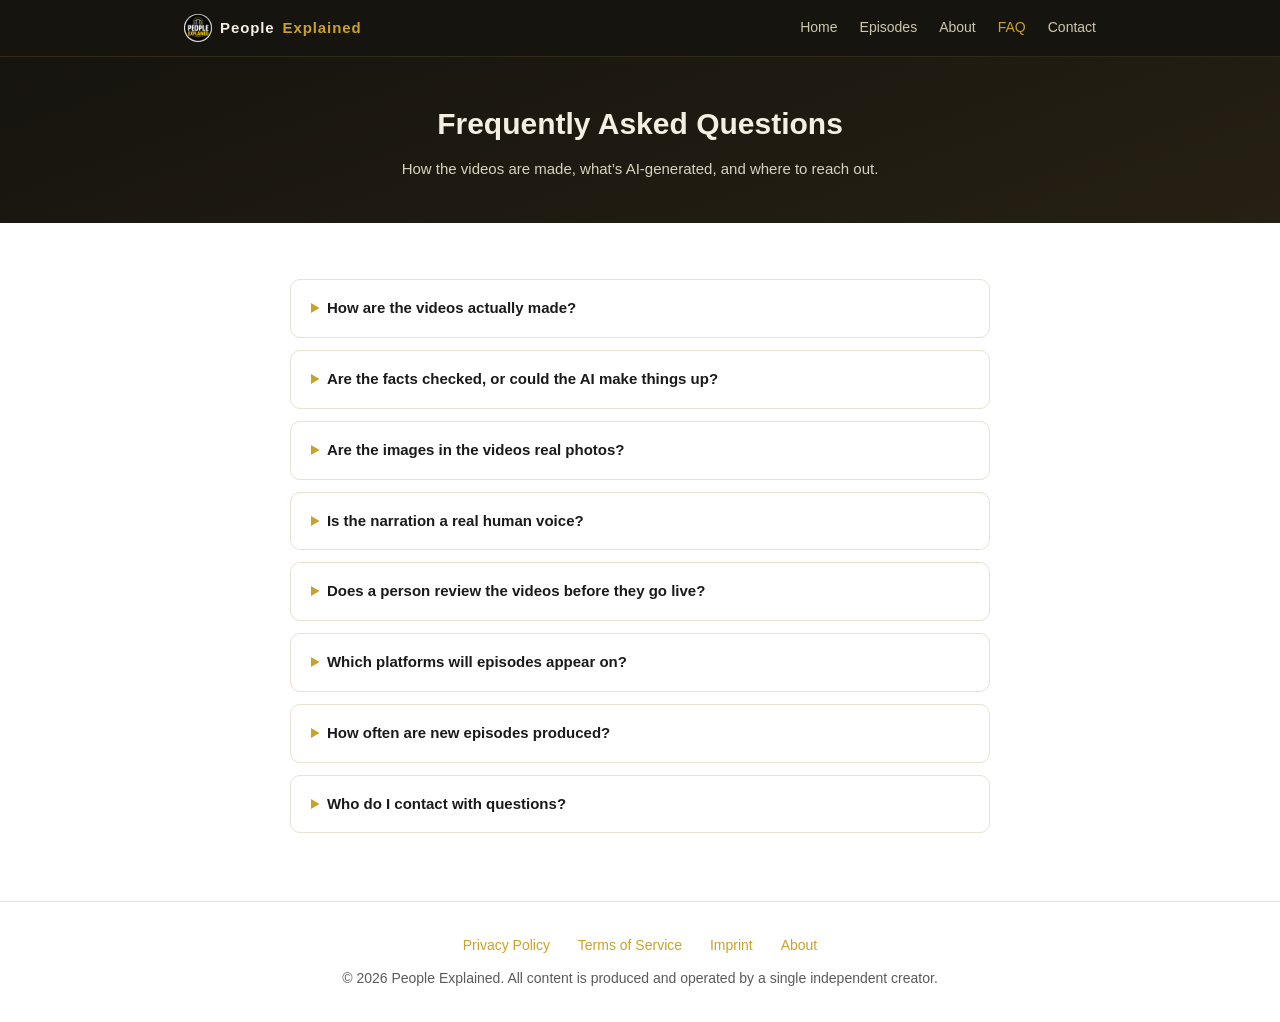
<file: faq.html>
<!DOCTYPE html>
<html lang="en">
<head>
  <meta charset="UTF-8">
  <meta name="viewport" content="width=device-width, initial-scale=1">
  <title>FAQ - People Explained</title>
  <meta name="description" content="Answers to common questions about how People Explained videos are made, fact-checked, and reviewed.">
  <link rel="canonical" href="https://peopleexplained.github.io/people-explained-legal/faq.html">
  <link rel="icon" type="image/png" href="favicon.png">
  <link rel="stylesheet" href="assets/style.css">
  <meta property="og:type" content="website">
  <meta property="og:title" content="FAQ - People Explained">
  <meta property="og:description" content="Answers to common questions about how People Explained videos are made, fact-checked, and reviewed.">
  <meta property="og:image" content="https://peopleexplained.github.io/people-explained-legal/assets/thumbs/albert-einstein.jpg">
  <meta property="og:url" content="https://peopleexplained.github.io/people-explained-legal/faq.html">
  <meta name="twitter:card" content="summary_large_image">
</head>
<body>
  <nav class="topnav">
    <div class="wrap">
      <a class="logo" href="index.html"><img src="favicon.png" alt="People Explained icon" width="28" height="28">People <span class="dot">Explained</span></a>
      <div class="links"><a href="index.html">Home</a><a href="episodes.html">Episodes</a><a href="about.html">About</a><a href="faq.html" class="active">FAQ</a><a href="contact.html">Contact</a></div>
    </div>
  </nav>
  <header class="pagehead">
    <div class="wrap">
      <h1>Frequently Asked Questions</h1>
      <p>How the videos are made, what&rsquo;s AI-generated, and where to reach out.</p>
    </div>
  </header>
  <section>
    <div class="wrap">
      <div class="faq-list">
        <details><summary>How are the videos actually made?</summary><p>Each episode is produced by an automated pipeline: a fact-based script is generated first, then narrated with synthesized voice-over and paired with AI-generated scene illustrations, subtitles, and overlays. See the <a href="about.html">About page</a> for the full breakdown.</p></details>
        <details><summary>Are the facts checked, or could the AI make things up?</summary><p>Scripts are generated from well-documented, publicly known biographical facts about established historical and public figures. Episodes focus on figures with substantial public source material rather than obscure or disputed claims.</p></details>
        <details><summary>Are the images in the videos real photos?</summary><p>No. All visuals are AI-generated illustrations, stylized recreations of scenes and figures, not archival photographs or footage. This is disclosed on the About page and in each video's description.</p></details>
        <details><summary>Is the narration a real human voice?</summary><p>No, narration is synthesized (AI text-to-speech), not a recorded human voice actor.</p></details>
        <details><summary>Does a person review the videos before they go live?</summary><p>Yes. Every finished episode is reviewed by the operator in the production app and explicitly approved before it is queued for publishing &mdash; nothing is posted automatically without that review.</p></details>
        <details><summary>Which platforms will episodes appear on?</summary><p>TikTok, YouTube Shorts, and Instagram Reels.</p></details>
        <details><summary>How often are new episodes produced?</summary><p>New episodes are produced in ongoing batches; the <a href="episodes.html">episode archive</a> reflects the current count and grows over time.</p></details>
        <details><summary>Who do I contact with questions?</summary><p>See the <a href="contact.html">Contact page</a> for a direct email address.</p></details>
      </div>
    </div>
  </section>

  <footer>
    <div class="links">
      <a href="privacy.html">Privacy Policy</a>
      <a href="terms.html">Terms of Service</a>
      <a href="imprint.html">Imprint</a>
      <a href="about.html">About</a>
    </div>
    <div>&copy; 2026 People Explained. All content is produced and operated by a single independent creator.</div>
  </footer>
</body>
</html>
</file>
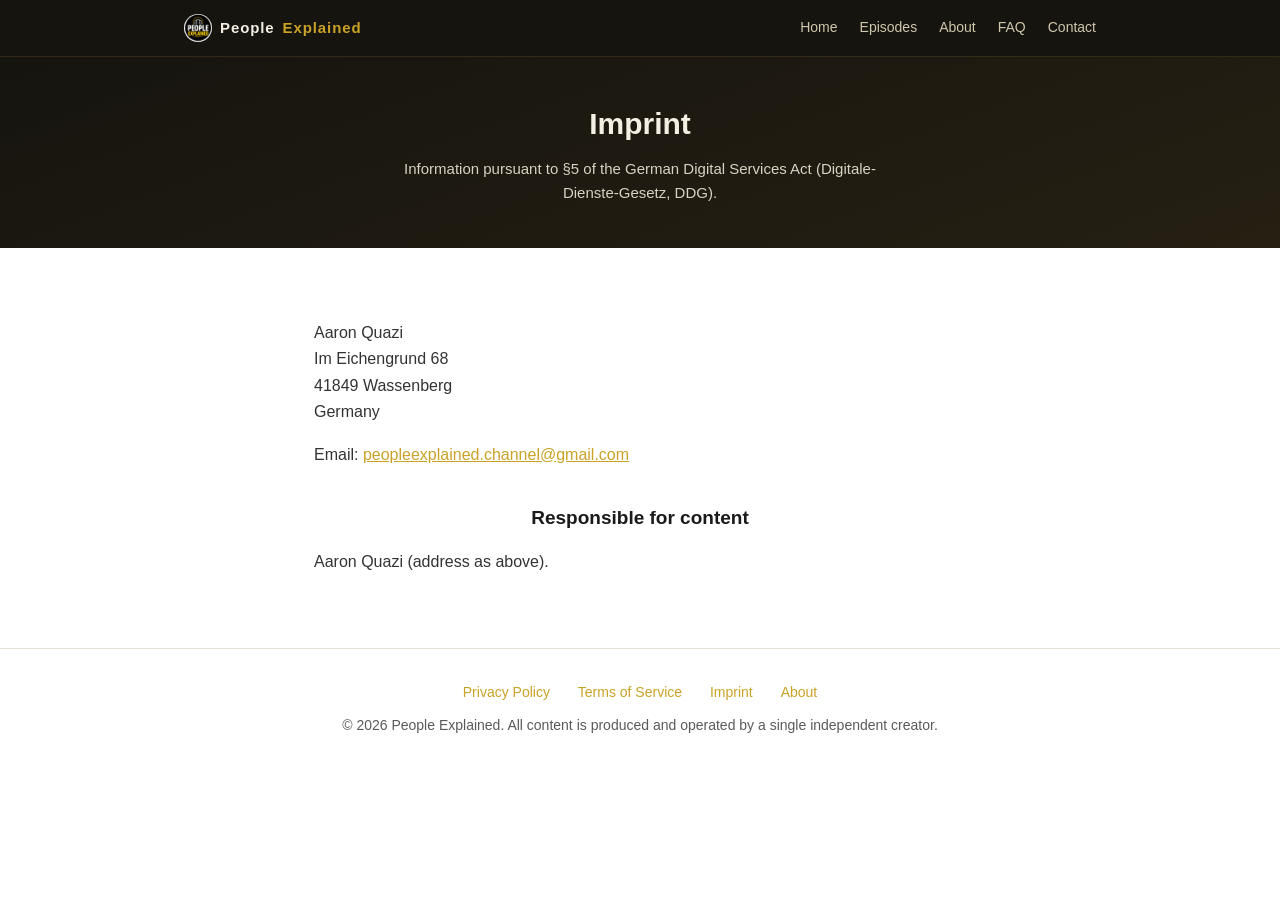
<file: imprint.html>
<!DOCTYPE html>
<html lang="en">
<head>
  <meta charset="UTF-8">
  <meta name="viewport" content="width=device-width, initial-scale=1">
  <title>Imprint - People Explained</title>
  <meta name="description" content="Legal imprint for People Explained pursuant to §5 DDG.">
  <link rel="canonical" href="https://peopleexplained.github.io/people-explained-legal/imprint.html">
  <link rel="icon" type="image/png" href="favicon.png">
  <link rel="stylesheet" href="assets/style.css">
  <meta property="og:type" content="website">
  <meta property="og:title" content="Imprint - People Explained">
  <meta property="og:description" content="Legal imprint for People Explained pursuant to §5 DDG.">
  <meta property="og:image" content="https://peopleexplained.github.io/people-explained-legal/assets/thumbs/albert-einstein.jpg">
  <meta property="og:url" content="https://peopleexplained.github.io/people-explained-legal/imprint.html">
  <meta name="twitter:card" content="summary_large_image">
</head>
<body>
  <nav class="topnav">
    <div class="wrap">
      <a class="logo" href="index.html"><img src="favicon.png" alt="People Explained icon" width="28" height="28">People <span class="dot">Explained</span></a>
      <div class="links"><a href="index.html">Home</a><a href="episodes.html">Episodes</a><a href="about.html">About</a><a href="faq.html">FAQ</a><a href="contact.html">Contact</a></div>
    </div>
  </nav>
  <header class="pagehead">
    <div class="wrap">
      <h1>Imprint</h1>
      <p>Information pursuant to &sect;5 of the German Digital Services Act (Digitale-Dienste-Gesetz, DDG).</p>
    </div>
  </header>
  <section>
    <div class="wrap-narrow doc">
      <p>
        Aaron Quazi<br>
        Im Eichengrund 68<br>
        41849 Wassenberg<br>
        Germany
      </p>
      <p>Email: <a href="mailto:peopleexplained.channel@gmail.com">peopleexplained.channel@gmail.com</a></p>
      <h2>Responsible for content</h2>
      <p>Aaron Quazi (address as above).</p>
    </div>
  </section>

  <footer>
    <div class="links">
      <a href="privacy.html">Privacy Policy</a>
      <a href="terms.html">Terms of Service</a>
      <a href="imprint.html">Imprint</a>
      <a href="about.html">About</a>
    </div>
    <div>&copy; 2026 People Explained. All content is produced and operated by a single independent creator.</div>
  </footer>
</body>
</html>
</file>
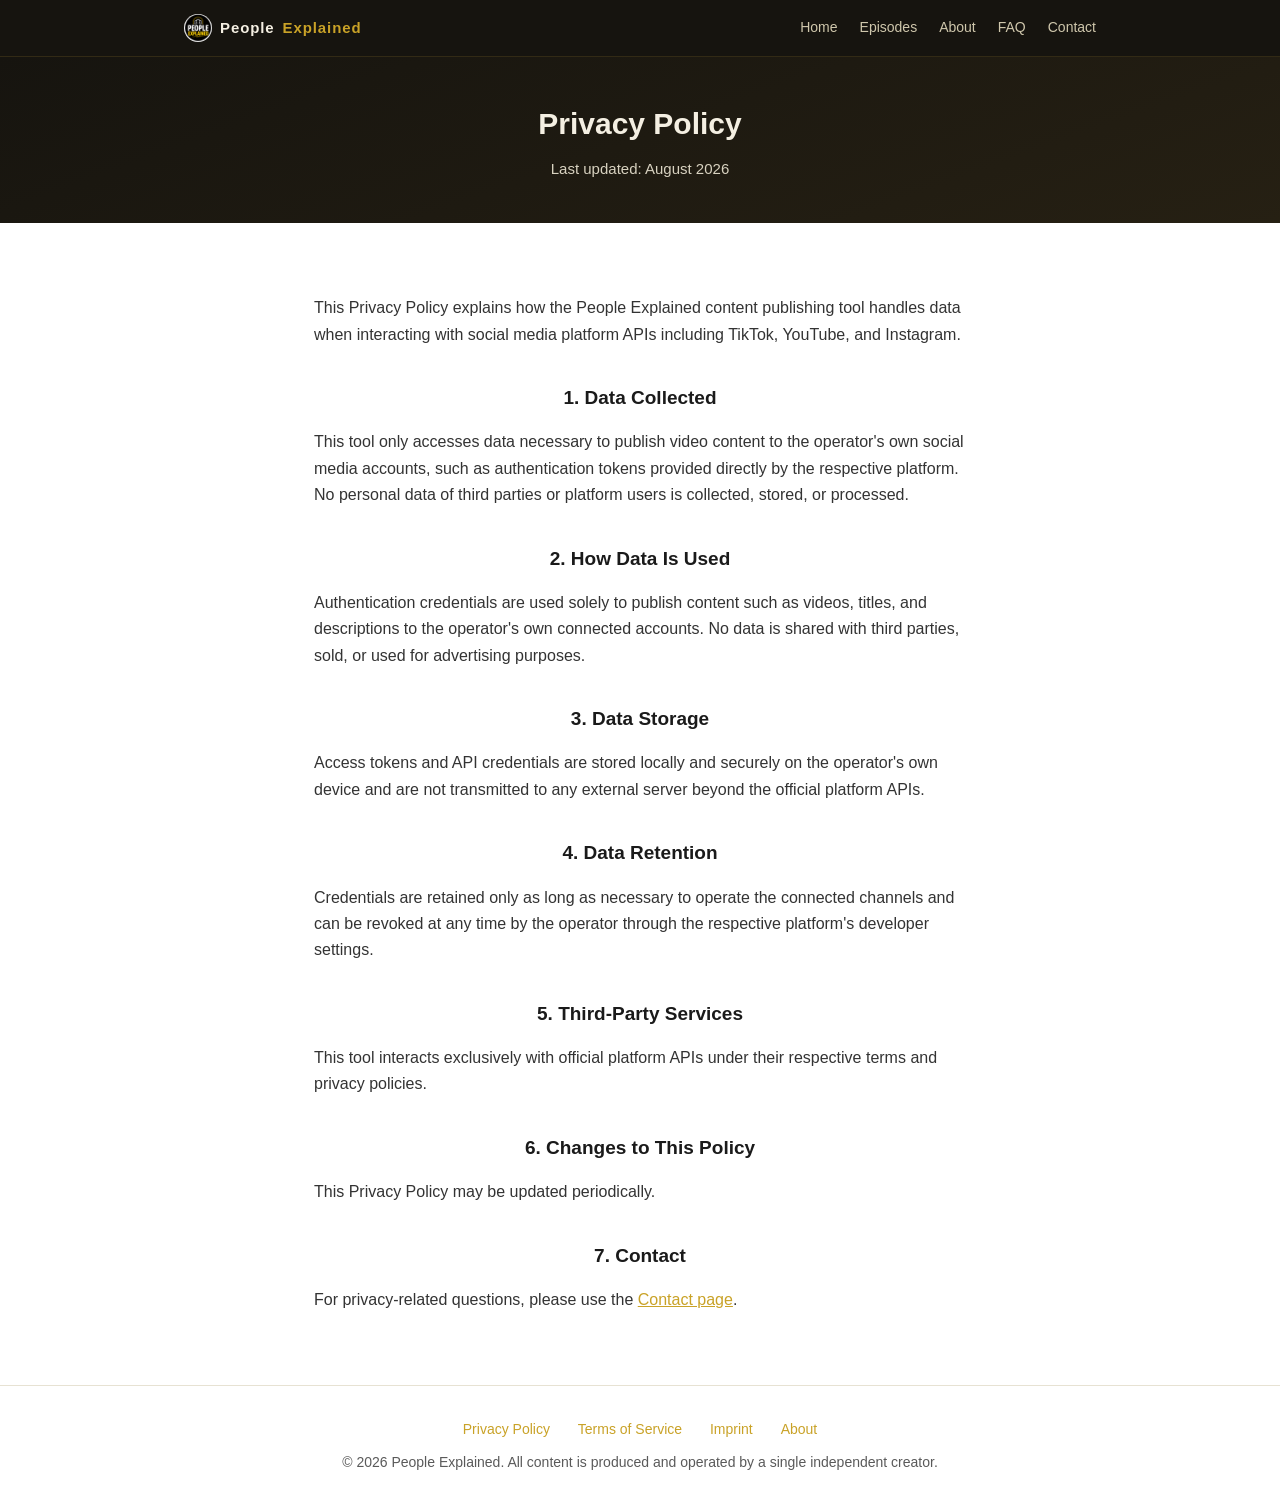
<file: privacy.html>
<!DOCTYPE html>
<html lang="en">
<head>
  <meta charset="UTF-8">
  <meta name="viewport" content="width=device-width, initial-scale=1">
  <title>Privacy Policy - People Explained</title>
  <meta name="description" content="How People Explained handles data when interacting with TikTok, YouTube, and Instagram APIs.">
  <link rel="canonical" href="https://peopleexplained.github.io/people-explained-legal/privacy.html">
  <link rel="icon" type="image/png" href="favicon.png">
  <link rel="stylesheet" href="assets/style.css">
  <meta property="og:type" content="website">
  <meta property="og:title" content="Privacy Policy - People Explained">
  <meta property="og:description" content="How People Explained handles data when interacting with TikTok, YouTube, and Instagram APIs.">
  <meta property="og:image" content="https://peopleexplained.github.io/people-explained-legal/assets/thumbs/albert-einstein.jpg">
  <meta property="og:url" content="https://peopleexplained.github.io/people-explained-legal/privacy.html">
  <meta name="twitter:card" content="summary_large_image">
</head>
<body>
  <nav class="topnav">
    <div class="wrap">
      <a class="logo" href="index.html"><img src="favicon.png" alt="People Explained icon" width="28" height="28">People <span class="dot">Explained</span></a>
      <div class="links"><a href="index.html">Home</a><a href="episodes.html">Episodes</a><a href="about.html">About</a><a href="faq.html">FAQ</a><a href="contact.html">Contact</a></div>
    </div>
  </nav>
  <header class="pagehead">
    <div class="wrap">
      <h1>Privacy Policy</h1>
      <p class="updated" style="color:#d8d2c0;">Last updated: August 2026</p>
    </div>
  </header>
  <section>
    <div class="wrap-narrow doc">
      <p>This Privacy Policy explains how the People Explained content publishing tool handles data when interacting with social media platform APIs including TikTok, YouTube, and Instagram.</p>
      <h2>1. Data Collected</h2>
      <p>This tool only accesses data necessary to publish video content to the operator's own social media accounts, such as authentication tokens provided directly by the respective platform. No personal data of third parties or platform users is collected, stored, or processed.</p>
      <h2>2. How Data Is Used</h2>
      <p>Authentication credentials are used solely to publish content such as videos, titles, and descriptions to the operator's own connected accounts. No data is shared with third parties, sold, or used for advertising purposes.</p>
      <h2>3. Data Storage</h2>
      <p>Access tokens and API credentials are stored locally and securely on the operator's own device and are not transmitted to any external server beyond the official platform APIs.</p>
      <h2>4. Data Retention</h2>
      <p>Credentials are retained only as long as necessary to operate the connected channels and can be revoked at any time by the operator through the respective platform's developer settings.</p>
      <h2>5. Third-Party Services</h2>
      <p>This tool interacts exclusively with official platform APIs under their respective terms and privacy policies.</p>
      <h2>6. Changes to This Policy</h2>
      <p>This Privacy Policy may be updated periodically.</p>
      <h2>7. Contact</h2>
      <p>For privacy-related questions, please use the <a href="contact.html">Contact page</a>.</p>
    </div>
  </section>

  <footer>
    <div class="links">
      <a href="privacy.html">Privacy Policy</a>
      <a href="terms.html">Terms of Service</a>
      <a href="imprint.html">Imprint</a>
      <a href="about.html">About</a>
    </div>
    <div>&copy; 2026 People Explained. All content is produced and operated by a single independent creator.</div>
  </footer>
</body>
</html>
</file>
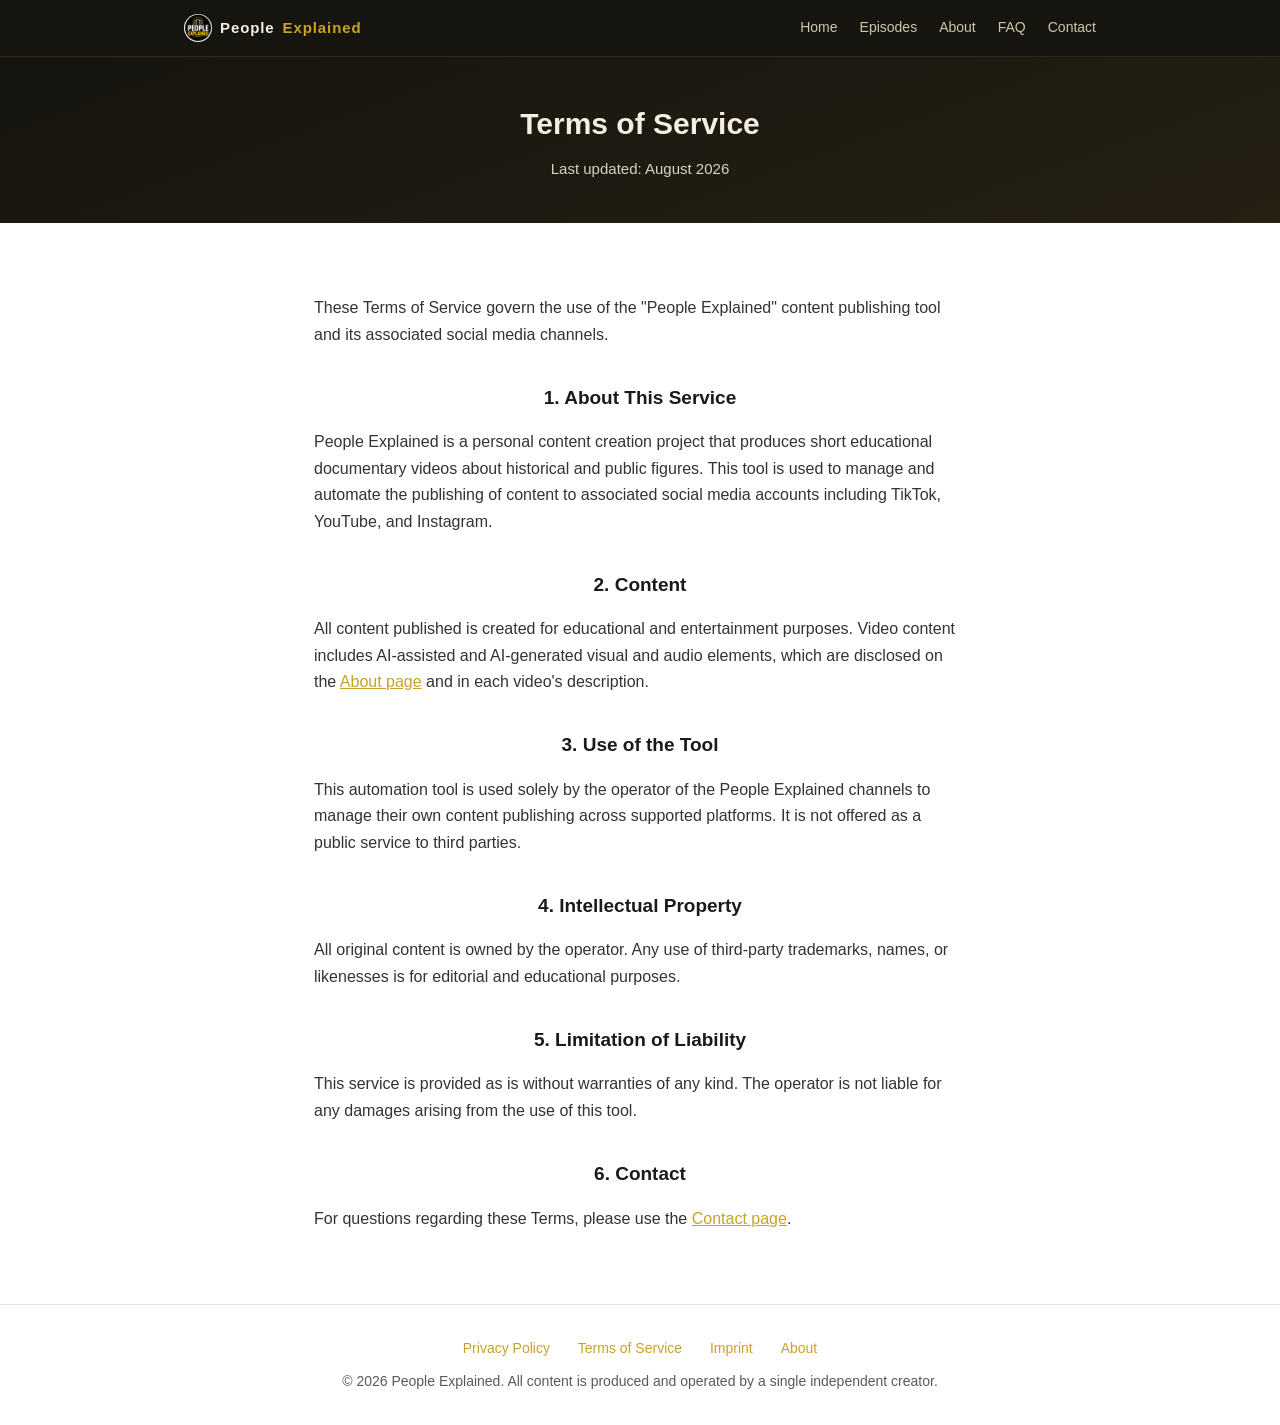
<file: terms.html>
<!DOCTYPE html>
<html lang="en">
<head>
  <meta charset="UTF-8">
  <meta name="viewport" content="width=device-width, initial-scale=1">
  <title>Terms of Service - People Explained</title>
  <meta name="description" content="Terms governing the use of the People Explained content publishing tool and its social media channels.">
  <link rel="canonical" href="https://peopleexplained.github.io/people-explained-legal/terms.html">
  <link rel="icon" type="image/png" href="favicon.png">
  <link rel="stylesheet" href="assets/style.css">
  <meta property="og:type" content="website">
  <meta property="og:title" content="Terms of Service - People Explained">
  <meta property="og:description" content="Terms governing the use of the People Explained content publishing tool and its social media channels.">
  <meta property="og:image" content="https://peopleexplained.github.io/people-explained-legal/assets/thumbs/albert-einstein.jpg">
  <meta property="og:url" content="https://peopleexplained.github.io/people-explained-legal/terms.html">
  <meta name="twitter:card" content="summary_large_image">
</head>
<body>
  <nav class="topnav">
    <div class="wrap">
      <a class="logo" href="index.html"><img src="favicon.png" alt="People Explained icon" width="28" height="28">People <span class="dot">Explained</span></a>
      <div class="links"><a href="index.html">Home</a><a href="episodes.html">Episodes</a><a href="about.html">About</a><a href="faq.html">FAQ</a><a href="contact.html">Contact</a></div>
    </div>
  </nav>
  <header class="pagehead">
    <div class="wrap">
      <h1>Terms of Service</h1>
      <p class="updated" style="color:#d8d2c0;">Last updated: August 2026</p>
    </div>
  </header>
  <section>
    <div class="wrap-narrow doc">
      <p>These Terms of Service govern the use of the "People Explained" content publishing tool and its associated social media channels.</p>
      <h2>1. About This Service</h2>
      <p>People Explained is a personal content creation project that produces short educational documentary videos about historical and public figures. This tool is used to manage and automate the publishing of content to associated social media accounts including TikTok, YouTube, and Instagram.</p>
      <h2>2. Content</h2>
      <p>All content published is created for educational and entertainment purposes. Video content includes AI-assisted and AI-generated visual and audio elements, which are disclosed on the <a href="about.html">About page</a> and in each video's description.</p>
      <h2>3. Use of the Tool</h2>
      <p>This automation tool is used solely by the operator of the People Explained channels to manage their own content publishing across supported platforms. It is not offered as a public service to third parties.</p>
      <h2>4. Intellectual Property</h2>
      <p>All original content is owned by the operator. Any use of third-party trademarks, names, or likenesses is for editorial and educational purposes.</p>
      <h2>5. Limitation of Liability</h2>
      <p>This service is provided as is without warranties of any kind. The operator is not liable for any damages arising from the use of this tool.</p>
      <h2>6. Contact</h2>
      <p>For questions regarding these Terms, please use the <a href="contact.html">Contact page</a>.</p>
    </div>
  </section>

  <footer>
    <div class="links">
      <a href="privacy.html">Privacy Policy</a>
      <a href="terms.html">Terms of Service</a>
      <a href="imprint.html">Imprint</a>
      <a href="about.html">About</a>
    </div>
    <div>&copy; 2026 People Explained. All content is produced and operated by a single independent creator.</div>
  </footer>
</body>
</html>
</file>
<file: assets/style.css>
:root {
  --gold: #C9A227;
  --ink: #1a1a1a;
  --paper: #ffffff;
  --muted: #5a5a5a;
  --line: #e7e2d3;
  --bg-soft: #faf8f2;
}
* { box-sizing: border-box; }
html { scroll-behavior: smooth; }
body {
  font-family: Arial, Helvetica, sans-serif;
  margin: 0;
  padding: 0;
  color: var(--ink);
  background: var(--paper);
  line-height: 1.65;
}
a { color: var(--gold); }
img { max-width: 100%; }
.wrap { max-width: 960px; margin: 0 auto; padding: 0 24px; }
.wrap-narrow { max-width: 700px; margin: 0 auto; padding: 0 24px; }

/* Top navigation, present on every page */
nav.topnav {
  background: #16140f;
  border-bottom: 1px solid #322a15;
}
nav.topnav .wrap {
  display: flex;
  align-items: center;
  justify-content: space-between;
  padding: 14px 24px;
}
nav.topnav .logo {
  color: #f4efe2;
  font-weight: bold;
  font-size: 15px;
  letter-spacing: 0.06em;
  text-decoration: none;
  display: flex;
  align-items: center;
  gap: 8px;
}
nav.topnav .logo img { width: 28px; height: 28px; border-radius: 50%; display: block; }
nav.topnav .logo .dot { color: var(--gold); }
nav.topnav .links { display: flex; gap: 22px; flex-wrap: wrap; }
nav.topnav .links a {
  color: #cfc7ac;
  text-decoration: none;
  font-size: 14px;
}
nav.topnav .links a:hover,
nav.topnav .links a.active { color: var(--gold); }

/* Hero (home page) */
header.hero {
  background: linear-gradient(160deg, #16140f 0%, #262013 100%);
  color: #f4efe2;
  padding: 64px 0 56px;
  text-align: center;
}
header.hero .brand {
  display: inline-flex;
  align-items: center;
  gap: 10px;
  font-size: 14px;
  letter-spacing: 0.18em;
  text-transform: uppercase;
  color: var(--gold);
  margin-bottom: 18px;
}
header.hero .brand::before,
header.hero .brand::after {
  content: "";
  width: 28px;
  height: 1px;
  background: var(--gold);
  opacity: 0.7;
}
header.hero h1 { margin: 0 0 14px; font-size: 42px; letter-spacing: -0.01em; }
header.hero h1 span { color: var(--gold); }
header.hero p.tagline { margin: 0 auto 6px; max-width: 560px; font-size: 18px; color: #d8d2c0; }
header.hero p.stat { margin: 18px auto 0; font-size: 14px; color: var(--gold); letter-spacing: 0.04em; }

/* Smaller page header band, for inner pages */
header.pagehead {
  background: linear-gradient(160deg, #16140f 0%, #262013 100%);
  color: #f4efe2;
  padding: 42px 0;
  text-align: center;
}
header.pagehead h1 { margin: 0 0 8px; font-size: 30px; }
header.pagehead p { margin: 0 auto; max-width: 520px; color: #d8d2c0; font-size: 15px; }

section { padding: 56px 0; }
section.alt { background: var(--bg-soft); }
section.tight { padding: 40px 0; }
section h2 { font-size: 26px; margin: 0 0 8px; text-align: center; }
section p.lead { text-align: center; color: var(--muted); max-width: 560px; margin: 0 auto 40px; }

.steps { display: grid; grid-template-columns: repeat(3, 1fr); gap: 28px; }
.step { background: var(--paper); border: 1px solid var(--line); border-radius: 10px; padding: 26px 22px; }
.step .num {
  display: inline-block; width: 30px; height: 30px; line-height: 30px;
  text-align: center; border-radius: 50%; background: var(--gold); color: #1a1a1a;
  font-weight: bold; font-size: 14px; margin-bottom: 14px;
}
.step h3 { margin: 0 0 8px; font-size: 17px; }
.step p { margin: 0; color: var(--muted); font-size: 15px; }

/* Episode grid */
.episode-grid {
  display: grid;
  grid-template-columns: repeat(auto-fill, minmax(210px, 1fr));
  gap: 22px;
}
.episode-card {
  border: 1px solid var(--line);
  border-radius: 12px;
  overflow: hidden;
  background: var(--paper);
  display: flex;
  flex-direction: column;
  text-decoration: none;
  color: inherit;
  transition: box-shadow 0.15s ease, transform 0.15s ease;
}
a.episode-card:hover { box-shadow: 0 10px 26px rgba(0,0,0,0.12); transform: translateY(-2px); }
.episode-card .thumb { aspect-ratio: 9/16; overflow: hidden; background: #16140f; }
.episode-card .thumb img { width: 100%; height: 100%; object-fit: cover; display: block; }
.episode-card .body { padding: 14px 16px 16px; flex: 1; display: flex; flex-direction: column; }
.episode-card h3 { margin: 0 0 6px; font-size: 15px; }
.episode-card p { margin: 0; color: var(--muted); font-size: 13px; flex: 1; }
.episode-card .row {
  display: flex; align-items: center; justify-content: space-between;
  margin-top: 10px; font-size: 12px; color: #8a8370;
}
.episode-card .watch { color: var(--gold); font-weight: bold; font-size: 12px; }

/* Episode detail page */
.detail-hero {
  display: grid;
  grid-template-columns: 300px 1fr;
  gap: 40px;
  align-items: start;
}
.detail-hero video, .detail-hero img {
  width: 100%; border-radius: 14px; border: 1px solid var(--line);
  box-shadow: 0 12px 30px rgba(0,0,0,0.12); display: block; background: #000;
}
.detail-hero h1 { font-size: 28px; margin: 0 0 10px; }
.detail-hero .meta { color: var(--muted); font-size: 14px; margin-bottom: 18px; }
.detail-hero p.desc { color: #333; }
.hashtags { margin-top: 16px; display: flex; gap: 8px; flex-wrap: wrap; }
.hashtags span { font-size: 12px; color: var(--gold); }
.back-link { display: inline-block; margin-bottom: 24px; font-size: 14px; color: var(--muted); text-decoration: none; }
.back-link:hover { color: var(--gold); }

/* FAQ */
.faq-list { max-width: 700px; margin: 0 auto; }
.faq-list details {
  border: 1px solid var(--line); border-radius: 10px; padding: 16px 20px; margin-bottom: 12px; background: var(--paper);
}
.faq-list summary { font-weight: bold; cursor: pointer; font-size: 15px; }
.faq-list summary::marker { color: var(--gold); }
.faq-list p { margin: 10px 0 0; color: var(--muted); font-size: 14.5px; }

/* Simple content pages (privacy/terms/imprint/about) */
.doc h1 { color: var(--gold); font-size: 28px; }
.doc h2 { font-size: 19px; margin-top: 34px; }
.doc p, .doc li { color: #333; }
.doc .updated { color: var(--muted); font-style: italic; font-size: 14px; }

.contact-box {
  text-align: center; border: 1px solid var(--line); border-radius: 14px;
  padding: 40px 30px; background: var(--bg-soft);
}
.contact-box .email { font-size: 22px; font-weight: bold; color: var(--gold); text-decoration: none; }
.contact-box p.note { color: var(--muted); font-size: 14px; margin-top: 14px; }

footer {
  border-top: 1px solid var(--line);
  padding: 32px 0;
  text-align: center;
  font-size: 14px;
  color: var(--muted);
}
footer .links { margin-bottom: 10px; }
footer .links a { margin: 0 12px; text-decoration: none; }
footer .links a:hover { text-decoration: underline; }

.notfound { text-align: center; padding: 100px 24px; }
.notfound h1 { font-size: 64px; color: var(--gold); margin: 0; }
.notfound p { color: var(--muted); }

@media (max-width: 680px) {
  header.hero h1 { font-size: 32px; }
  .steps { grid-template-columns: 1fr; }
  .showcase { flex-direction: column; text-align: center; }
  .showcase .text h2 { text-align: center; }
  .detail-hero { grid-template-columns: 1fr; }
  nav.topnav .wrap { flex-direction: column; gap: 10px; align-items: flex-start; }
}
</file>
